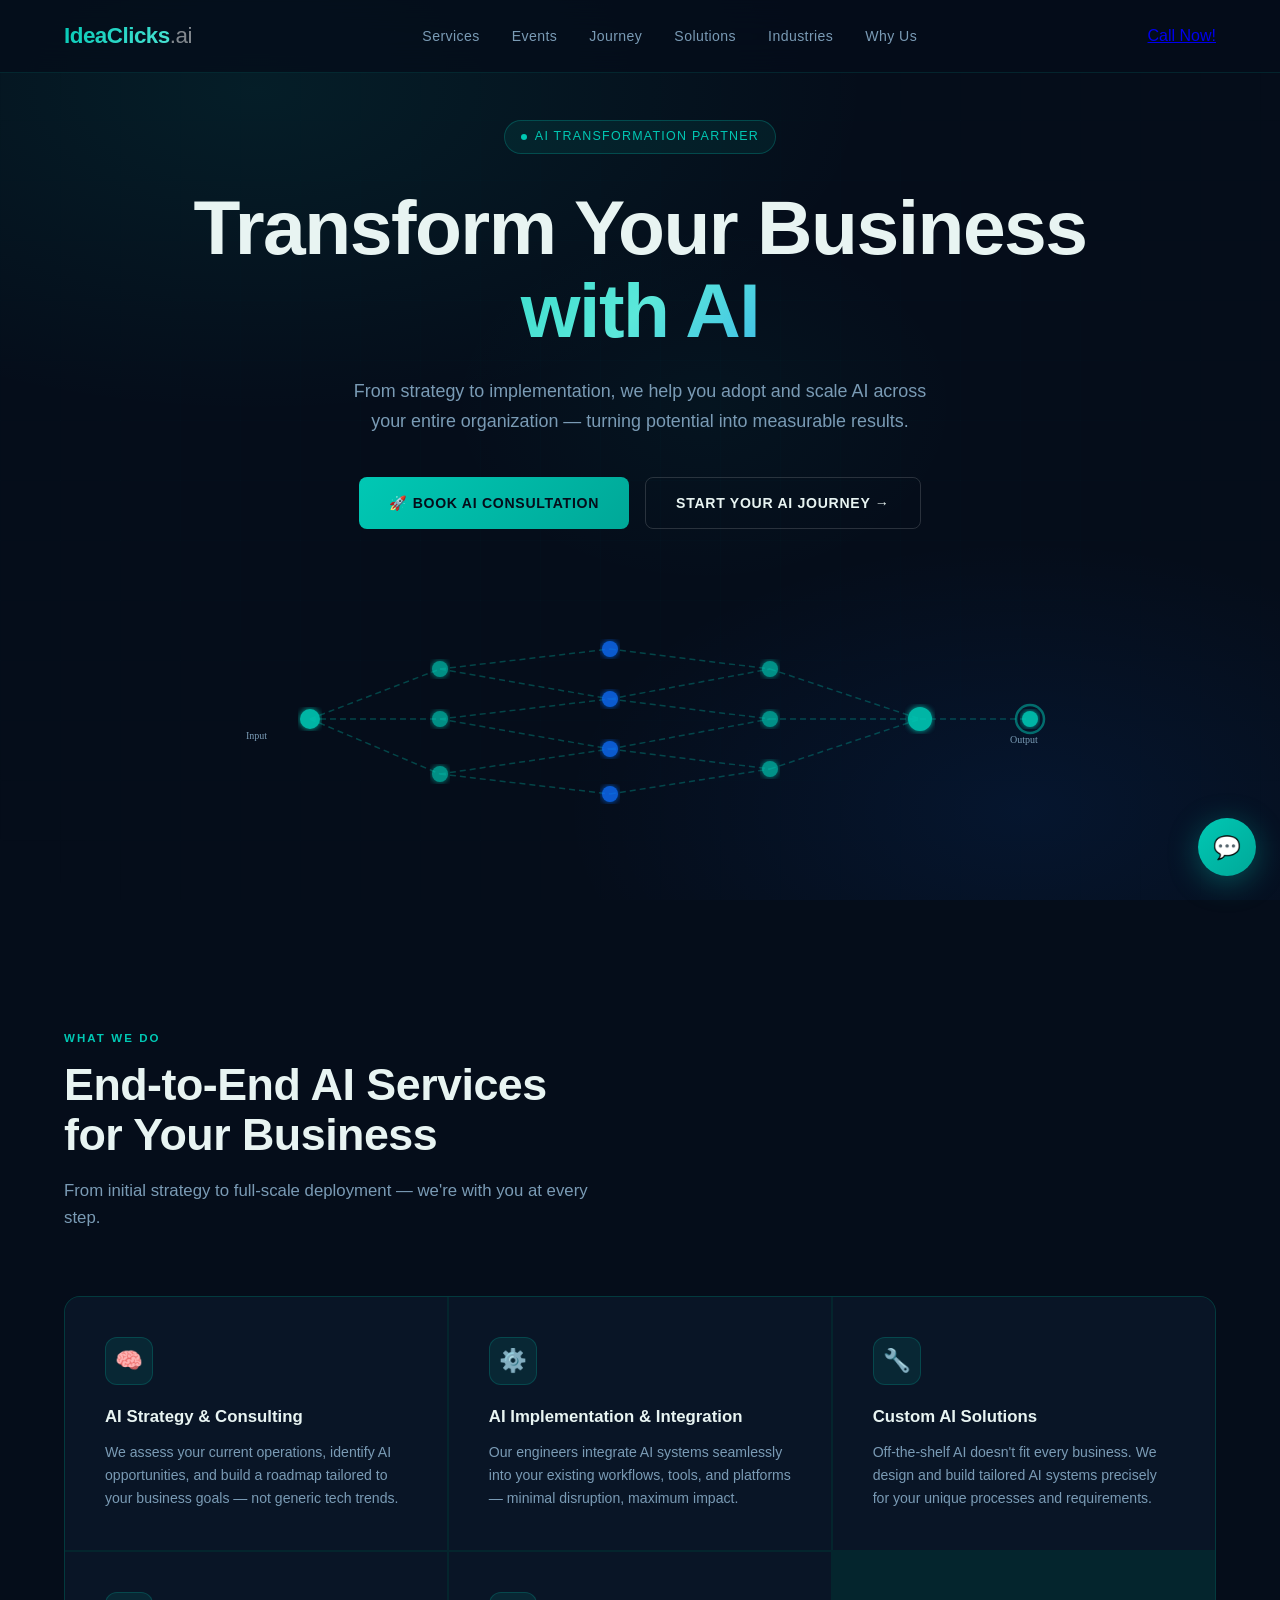
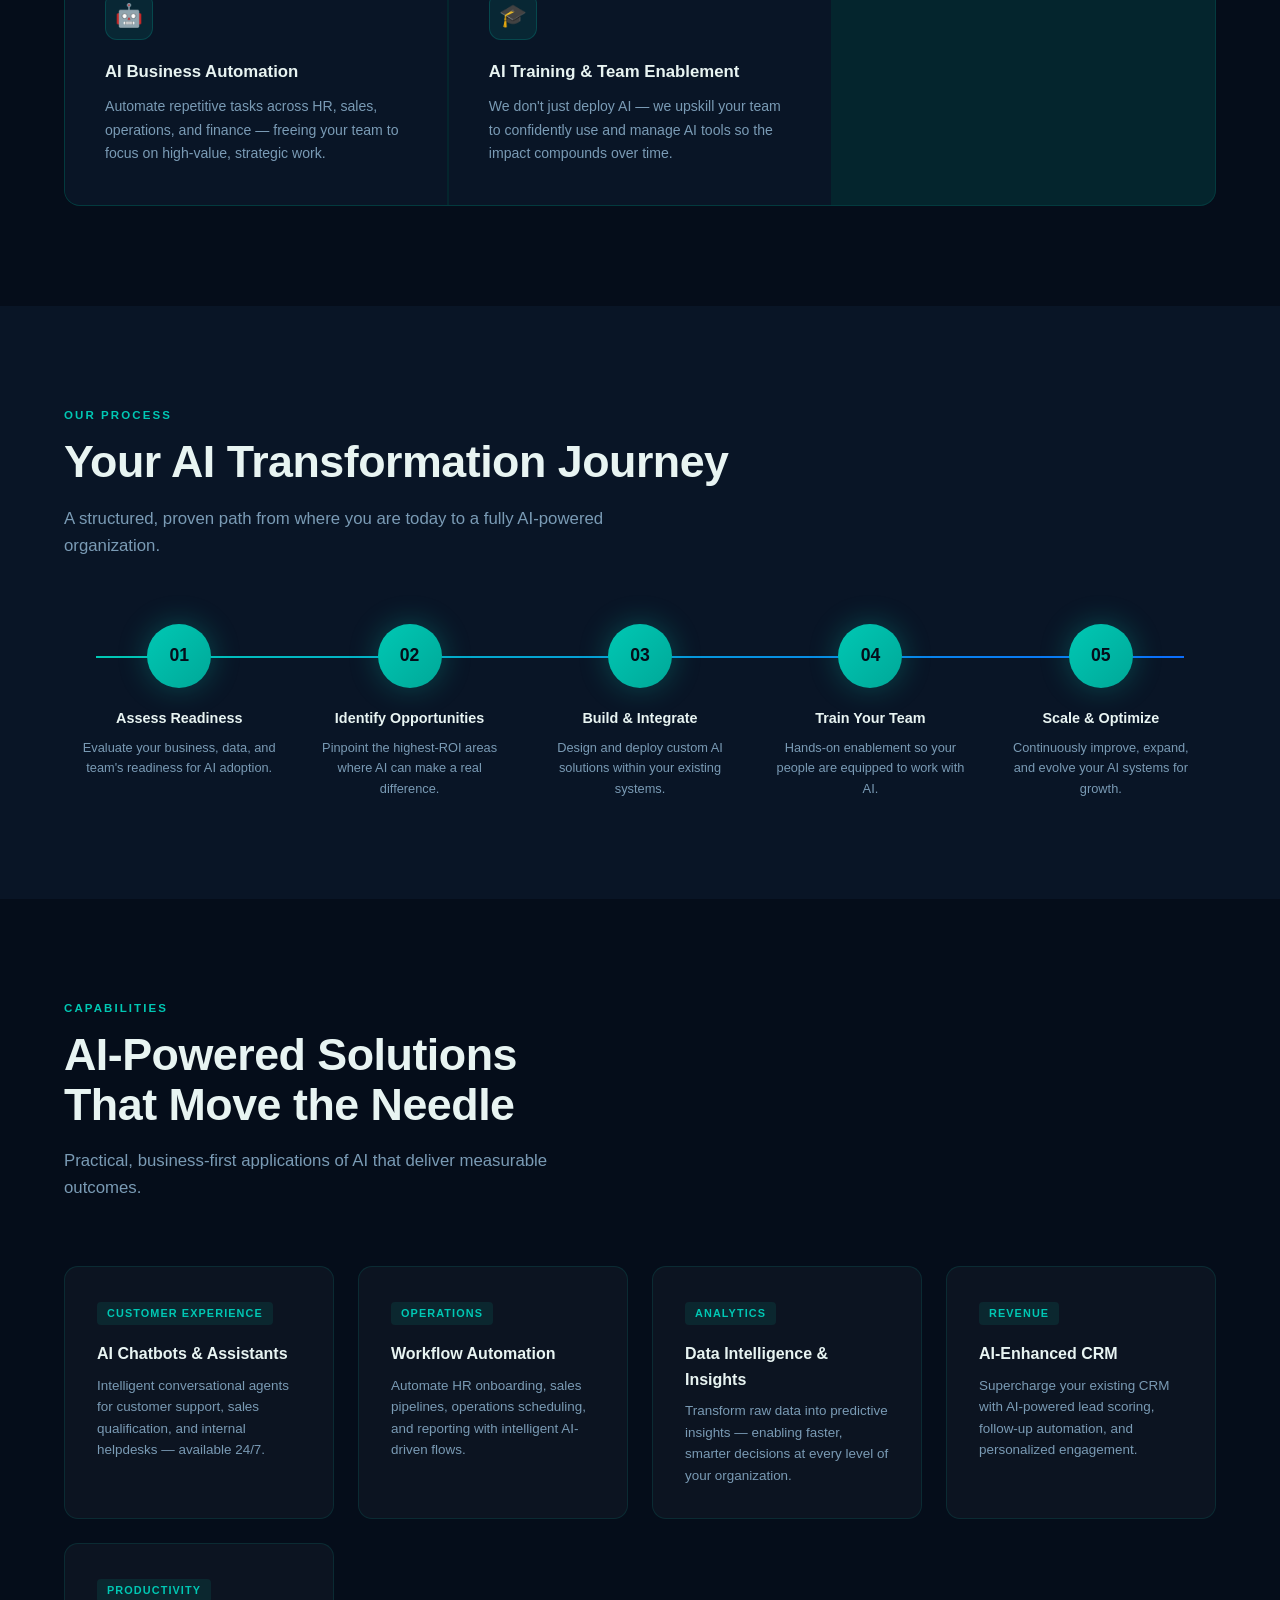
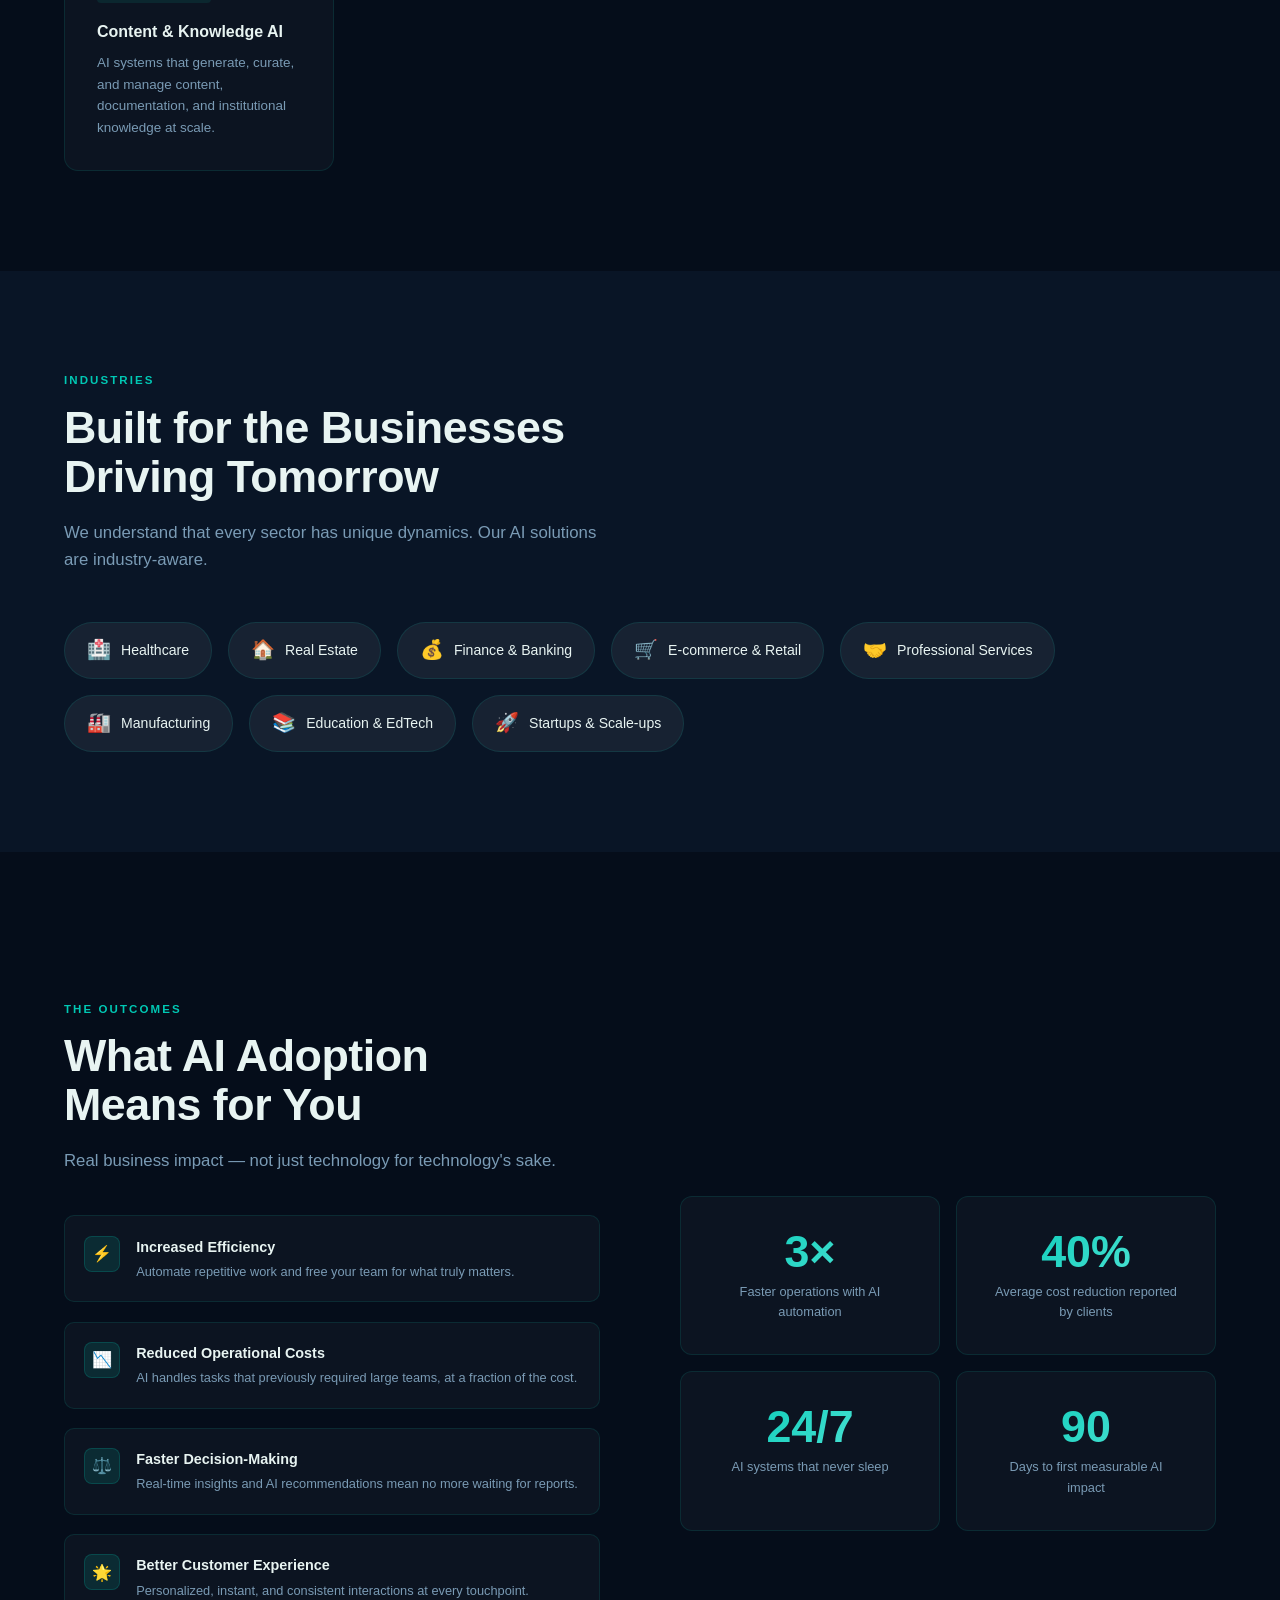
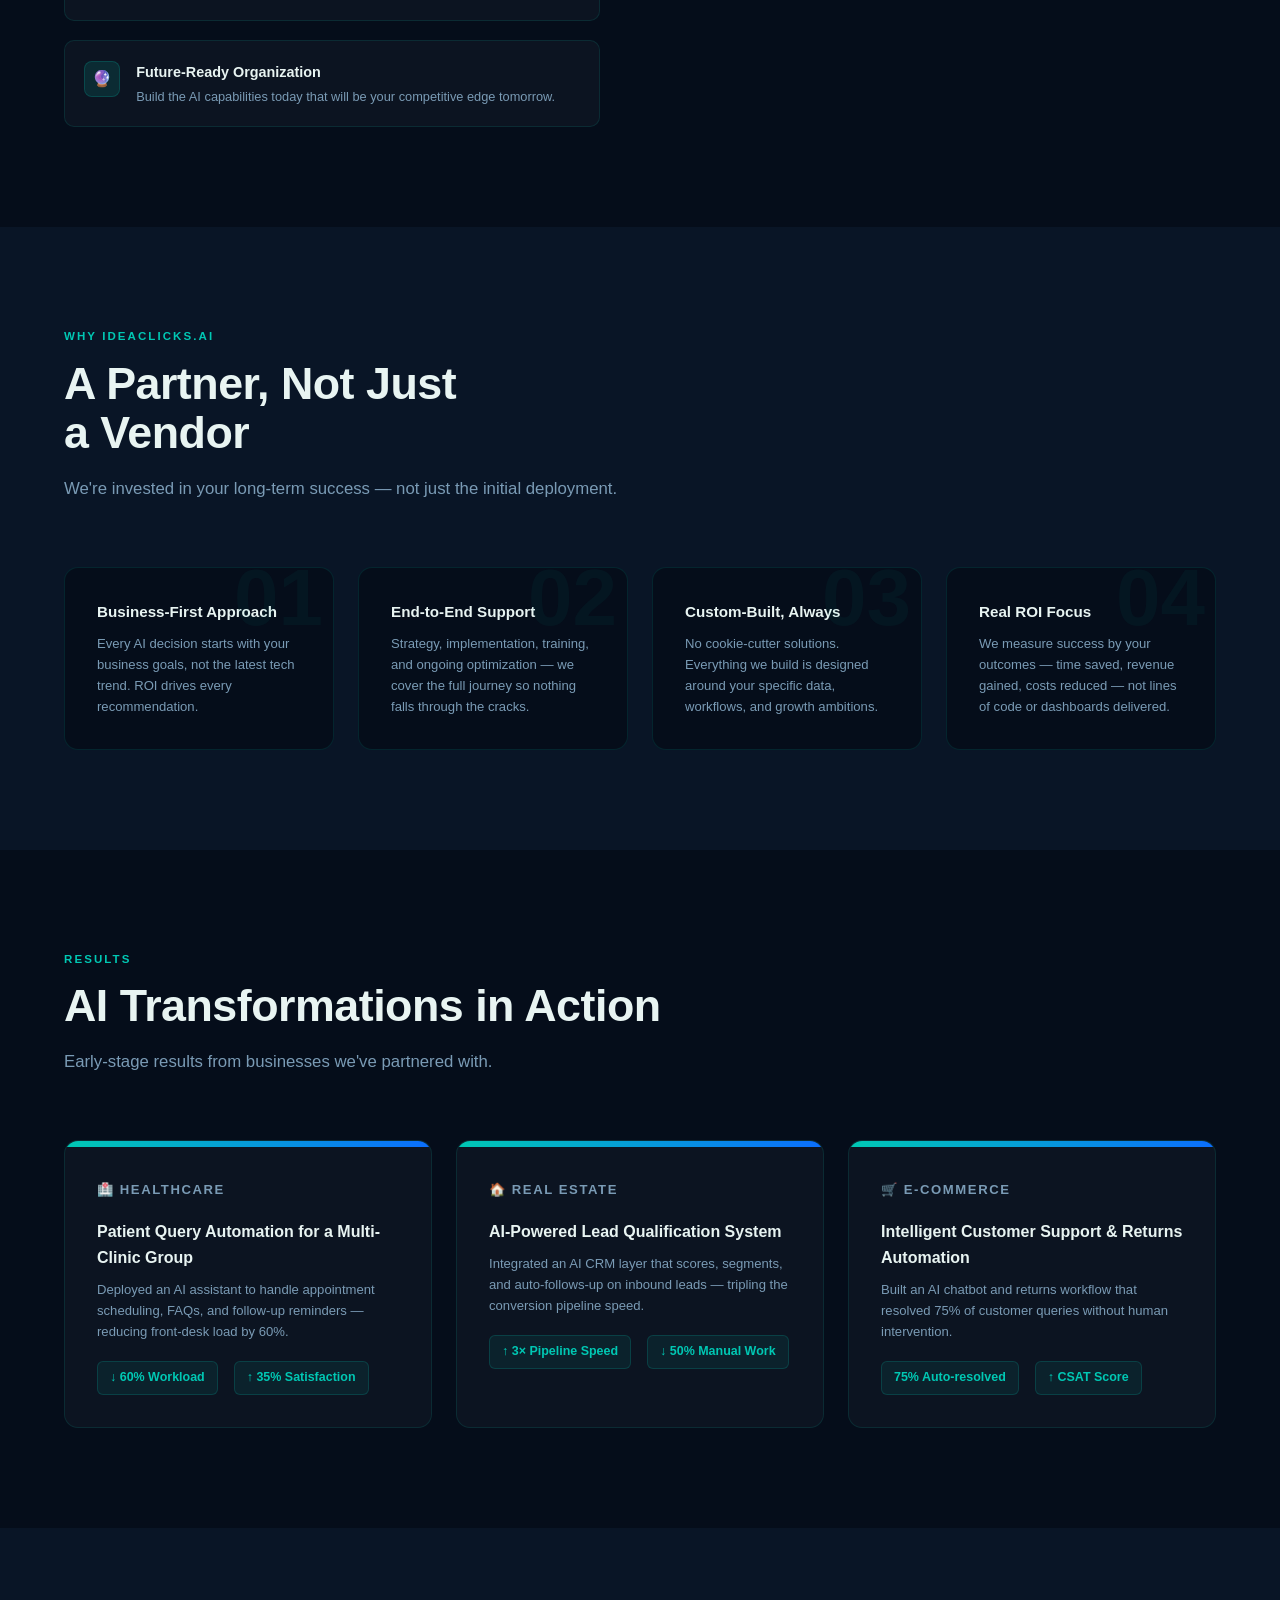
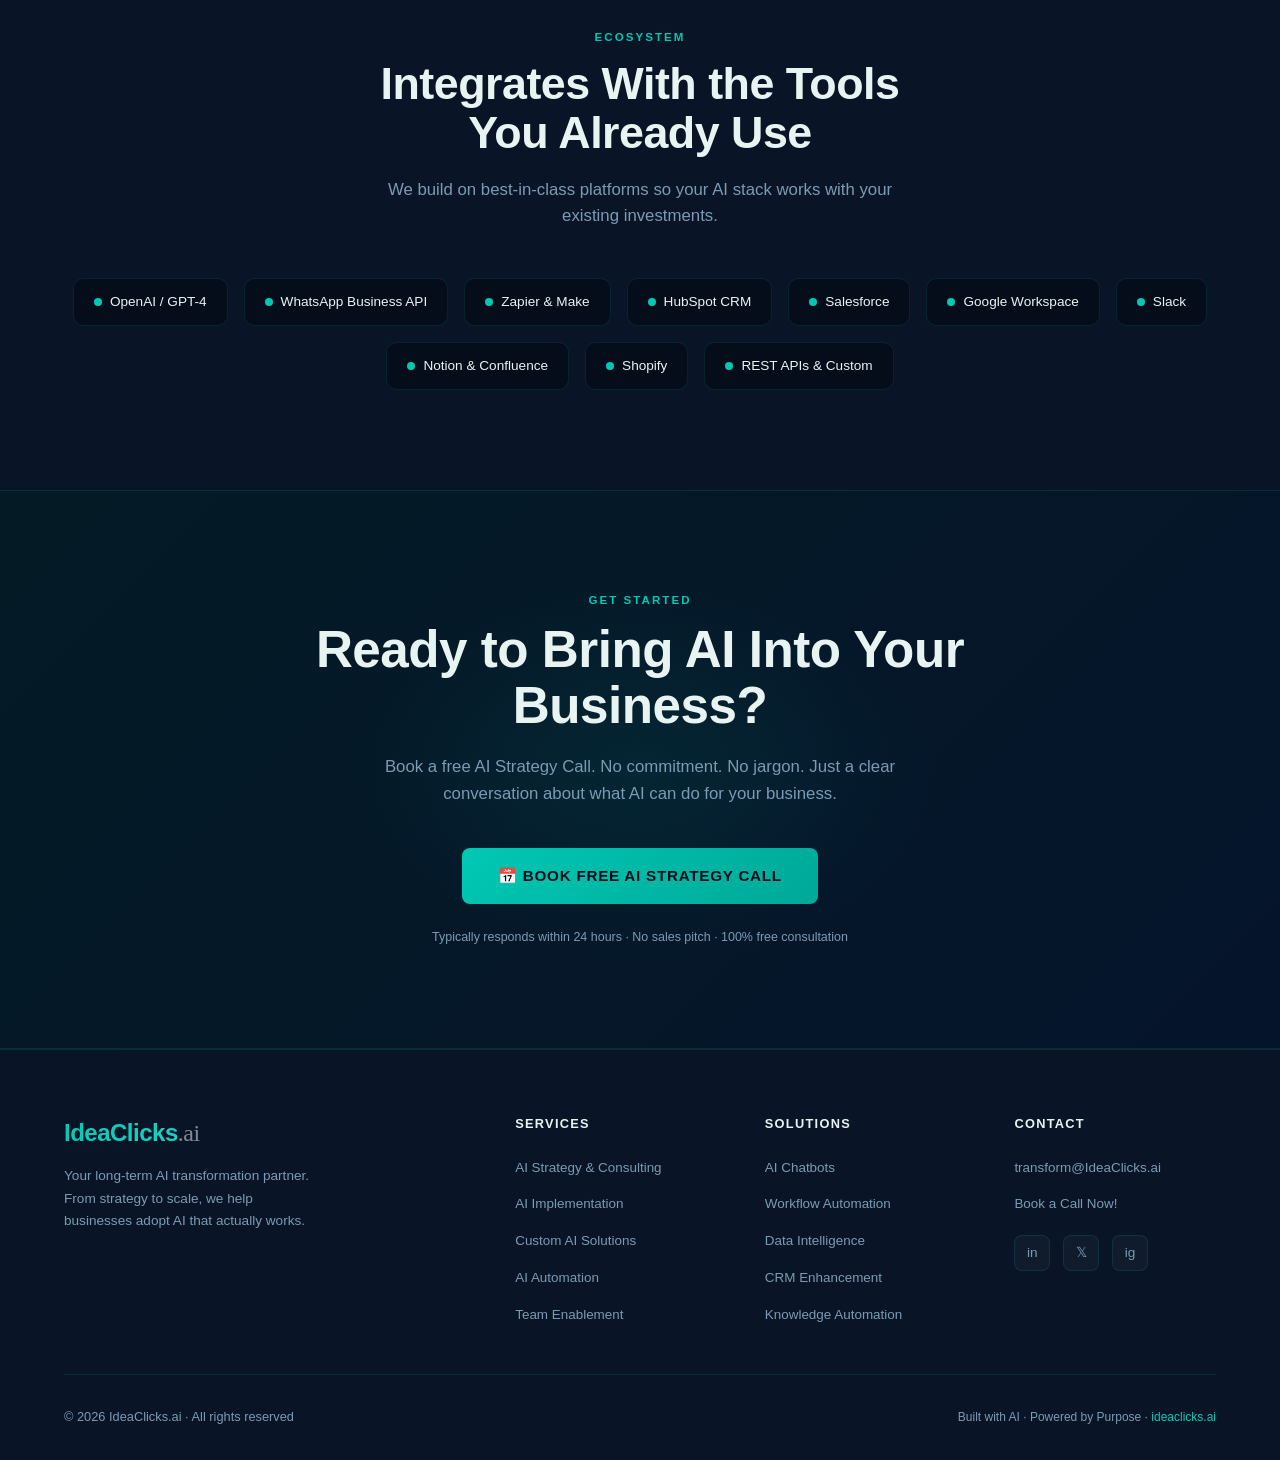
<file: index.html>
<!DOCTYPE html>
<html lang="en">
<head>
<meta charset="UTF-8" />

<!-- Basic SEO -->
<meta name="description" content="IdeaClicks.ai helps businesses adopt and implement AI solutions to automate processes, improve efficiency, and scale growth.">

<!-- Open Graph (for WhatsApp, LinkedIn, Facebook) -->
<meta property="og:title" content="IdeaClicks.ai — AI Transformation Partner">
<meta property="og:description" content="Helping businesses adopt AI, automate workflows, and scale with intelligent systems.">
<meta property="og:url" content="https://ideaclickspune.github.io/ideaclicksai/">
 
<meta name="viewport" content="width=device-width, initial-scale=1.0"/>
<title>IdeaClicks.ai — AI Transformation Partner</title>
<link rel="preconnect" href="https://fonts.googleapis.com">
<!-- <link href="https://fonts.googleapis.com/css2?family=Syne:wght@400;600;700;800&family=DM+Sans:wght@300;400;500&display=swap" rel="stylesheet"> -->
<style>
  :root {
    --teal: #00C8B4;
    --teal-dim: #00a898;
    --teal-glow: rgba(0,200,180,0.18);
    --blue: #0B6EFD;
    --blue-mid: #1a4a8a;
    --dark: #050d1a;
    --dark2: #091526;
    --dark3: #0d1f35;
    --surface: rgba(255,255,255,0.03);
    --surface2: rgba(255,255,255,0.06);
    --border: rgba(0,200,180,0.13);
    --text: #e8f4f2;
    --muted: #7a9bb5;
    --white: #ffffff;
  }

  *, *::before, *::after { box-sizing: border-box; margin: 0; padding: 0; }

  html { scroll-behavior: smooth; }

  body {
    font-family: 'DM Sans', sans-serif;
    background: var(--dark);
    color: var(--text);
    overflow-x: hidden;
    line-height: 1.6;
  }

  h1,h2,h3,h4 { font-family: 'Syne', sans-serif; }

  /* ─── ANIMATED MESH BACKGROUND ─── */
  .mesh-bg {
    position: fixed; inset: 0; z-index: 0; pointer-events: none;
    background:
      radial-gradient(ellipse 80% 60% at 20% 10%, rgba(0,200,180,0.09) 0%, transparent 60%),
      radial-gradient(ellipse 60% 50% at 80% 90%, rgba(11,110,253,0.09) 0%, transparent 60%),
      radial-gradient(ellipse 40% 40% at 55% 45%, rgba(0,200,180,0.04) 0%, transparent 50%),
      var(--dark);
  }

  /* ─── GRID PATTERN ─── */
  .grid-pattern {
    position: fixed; inset: 0; z-index: 0; pointer-events: none; opacity: 0.25;
    background-image:
      linear-gradient(rgba(0,200,180,0.08) 1px, transparent 1px),
      linear-gradient(90deg, rgba(0,200,180,0.08) 1px, transparent 1px);
    background-size: 60px 60px;
    mask-image: radial-gradient(ellipse 80% 80% at 50% 50%, black 0%, transparent 100%);
  }

  /* ─── NAV ─── */
  nav {
    position: fixed; top: 0; left: 0; right: 0; z-index: 100;
    padding: 18px 5%;
    display: flex; align-items: center; justify-content: space-between;
    background: rgba(5,13,26,0.75);
    backdrop-filter: blur(18px);
    border-bottom: 1px solid var(--border);
    transition: all 0.3s;
  }

  .nav-logo {
    font-family: 'Syne', sans-serif;
    font-size: 1.4rem; font-weight: 800;
    letter-spacing: -0.5px;
    background: linear-gradient(135deg, var(--teal), #5be8da);
    -webkit-background-clip: text; -webkit-text-fill-color: transparent;
  }

  .nav-logo span { color: var(--white); -webkit-text-fill-color: var(--white); opacity: 0.5; font-weight: 300; }

  .nav-links { display: flex; gap: 2rem; list-style: none; }
  .nav-links a {
    color: var(--muted); text-decoration: none; font-size: 0.88rem;
    font-weight: 500; letter-spacing: 0.03em;
    transition: color 0.2s;
  }
  .nav-links a:hover { color: var(--teal); }

  .nav- {
    background: linear-gradient(135deg, var(--teal), var(--teal-dim));
    color: var(--dark); font-family: 'Syne', sans-serif; font-weight: 700;
    font-size: 0.82rem; letter-spacing: 0.05em; text-transform: uppercase;
    border: none; padding: 10px 22px; border-radius: 6px;
    cursor: pointer; transition: all 0.25s;
    text-decoration: none;
  }
  .nav-:hover { transform: translateY(-1px); box-shadow: 0 6px 24px rgba(0,200,180,0.3); }

  /* ─── WRAPPER ─── */
  .section { position: relative; z-index: 1; padding: 100px 5%; }
  .container { max-width: 1200px; margin: 0 auto; }

  /* ─── HERO ─── */
  #hero {
    min-height: 100vh;
    display: flex; align-items: center; justify-content: center;
    text-align: center; padding-top: 120px; position: relative;
  }

  .hero-badge {
    display: inline-flex; align-items: center; gap: 8px;
    background: rgba(0,200,180,0.08); border: 1px solid rgba(0,200,180,0.25);
    padding: 6px 16px; border-radius: 30px; margin-bottom: 2rem;
    font-size: 0.78rem; font-weight: 500; letter-spacing: 0.1em;
    text-transform: uppercase; color: var(--teal);
    animation: fadeUp 0.7s ease both;
  }
  .hero-badge::before {
    content: ''; width: 6px; height: 6px; border-radius: 50%;
    background: var(--teal); animation: pulse 1.5s infinite;
  }

  @keyframes pulse {
    0%,100% { opacity: 1; transform: scale(1); }
    50% { opacity: 0.4; transform: scale(0.7); }
  }

  .hero-title {
    font-size: clamp(2.8rem, 6vw, 5.2rem);
    font-weight: 800; line-height: 1.08; letter-spacing: -1.5px;
    margin-bottom: 1.5rem;
    animation: fadeUp 0.7s 0.1s ease both;
  }

  .hero-title .accent {
    background: linear-gradient(135deg, var(--teal) 0%, #5be8da 50%, var(--blue) 100%);
    -webkit-background-clip: text; -webkit-text-fill-color: transparent;
    display: block;
  }

  .hero-sub {
    max-width: 580px; margin: 0 auto 2.5rem;
    font-size: 1.12rem; color: var(--muted); font-weight: 300; line-height: 1.7;
    animation: fadeUp 0.7s 0.2s ease both;
  }

  .hero-cta-row {
    display: flex; gap: 1rem; justify-content: center; flex-wrap: wrap;
    animation: fadeUp 0.7s 0.3s ease both;
  }

  .btn-primary {
    display: inline-flex; align-items: center; gap: 8px;
    background: linear-gradient(135deg, var(--teal), var(--teal-dim));
    color: var(--dark); font-family: 'Syne', sans-serif;
    font-weight: 700; font-size: 0.88rem; letter-spacing: 0.05em;
    text-transform: uppercase; padding: 14px 30px; border-radius: 8px;
    border: none; cursor: pointer; text-decoration: none;
    transition: all 0.25s;
  }
  .btn-primary:hover { transform: translateY(-2px); box-shadow: 0 10px 36px rgba(0,200,180,0.35); }

  .btn-ghost {
    display: inline-flex; align-items: center; gap: 8px;
    background: transparent; color: var(--text);
    font-family: 'Syne', sans-serif; font-weight: 600; font-size: 0.88rem;
    letter-spacing: 0.05em; text-transform: uppercase;
    padding: 14px 30px; border-radius: 8px;
    border: 1px solid rgba(255,255,255,0.15); cursor: pointer;
    text-decoration: none; transition: all 0.25s;
  }
  .btn-ghost:hover { border-color: var(--teal); color: var(--teal); transform: translateY(-2px); }

  /* Hero visual */
  .hero-visual {
    margin-top: 5rem;
    animation: fadeUp 0.8s 0.4s ease both;
    position: relative;
  }

  .node-canvas {
    width: 100%; max-width: 900px; margin: 0 auto;
    height: 220px; position: relative;
  }

  .node-canvas svg { width: 100%; height: 100%; }

  /* ─── SECTION HEADER ─── */
  .section-label {
    font-size: 0.72rem; font-weight: 600; letter-spacing: 0.18em;
    text-transform: uppercase; color: var(--teal); margin-bottom: 0.8rem;
  }

  .section-title {
    font-size: clamp(1.9rem, 3.5vw, 3rem);
    font-weight: 800; line-height: 1.1; letter-spacing: -0.5px;
    margin-bottom: 1.2rem;
  }

  .section-sub {
    font-size: 1.05rem; color: var(--muted); max-width: 560px; font-weight: 300;
  }

  /* ─── WHAT WE DO ─── */
  .services-grid {
    display: grid; grid-template-columns: repeat(auto-fit, minmax(300px, 1fr));
    gap: 1.5px; margin-top: 4rem;
    background: var(--border);
    border: 1px solid var(--border); border-radius: 16px; overflow: hidden;
  }

  .service-card {
    background: var(--dark2); padding: 2.5rem;
    transition: background 0.3s;
    position: relative; overflow: hidden;
  }
  .service-card::before {
    content: ''; position: absolute; top: 0; left: 0; right: 0;
    height: 2px; background: linear-gradient(90deg, transparent, var(--teal), transparent);
    opacity: 0; transition: opacity 0.3s;
  }
  .service-card:hover { background: var(--dark3); }
  .service-card:hover::before { opacity: 1; }

  .service-icon {
    width: 48px; height: 48px; border-radius: 12px;
    background: rgba(0,200,180,0.1); border: 1px solid rgba(0,200,180,0.2);
    display: flex; align-items: center; justify-content: center;
    font-size: 1.4rem; margin-bottom: 1.2rem;
  }

  .service-card h3 { font-size: 1.05rem; font-weight: 700; margin-bottom: 0.6rem; }
  .service-card p { font-size: 0.88rem; color: var(--muted); line-height: 1.65; }

  /* ─── JOURNEY ─── */
  #journey { background: var(--dark2); }

  .journey-steps {
    display: flex; gap: 0; margin-top: 4rem;
    position: relative; flex-wrap: wrap;
  }

  .journey-steps::before {
    content: ''; position: absolute;
    top: 32px; left: 32px; right: 32px; height: 2px;
    background: linear-gradient(90deg, var(--teal), var(--blue));
    z-index: 0;
  }

  .step {
    flex: 1; min-width: 180px; text-align: center;
    padding: 0 1rem; position: relative; z-index: 1;
  }

  .step-num {
    width: 64px; height: 64px; border-radius: 50%;
    background: linear-gradient(135deg, var(--teal), var(--teal-dim));
    color: var(--dark); font-family: 'Syne', sans-serif;
    font-weight: 800; font-size: 1.1rem;
    display: flex; align-items: center; justify-content: center;
    margin: 0 auto 1.2rem; box-shadow: 0 0 30px rgba(0,200,180,0.3);
  }

  .step h4 { font-size: 0.9rem; font-weight: 700; margin-bottom: 0.5rem; }
  .step p { font-size: 0.8rem; color: var(--muted); }

  /* ─── SOLUTIONS ─── */
  .solutions-grid {
    display: grid; grid-template-columns: repeat(auto-fit, minmax(250px, 1fr));
    gap: 1.5rem; margin-top: 4rem;
  }

  .solution-card {
    background: var(--surface); border: 1px solid var(--border);
    border-radius: 14px; padding: 2rem;
    transition: all 0.3s; position: relative; overflow: hidden;
  }

  .solution-card::after {
    content: ''; position: absolute;
    bottom: 0; left: 0; right: 0; height: 120px;
    background: linear-gradient(to top, var(--teal-glow), transparent);
    opacity: 0; transition: opacity 0.3s;
  }
  .solution-card:hover { border-color: rgba(0,200,180,0.3); transform: translateY(-4px); }
  .solution-card:hover::after { opacity: 1; }

  .solution-card .tag {
    display: inline-block; font-size: 0.68rem; font-weight: 600;
    letter-spacing: 0.1em; text-transform: uppercase; color: var(--teal);
    background: rgba(0,200,180,0.1); padding: 3px 10px; border-radius: 4px;
    margin-bottom: 1rem;
  }

  .solution-card h3 { font-size: 1rem; font-weight: 700; margin-bottom: 0.5rem; }
  .solution-card p { font-size: 0.84rem; color: var(--muted); line-height: 1.6; }

  /* ─── INDUSTRIES ─── */
  #industries { background: var(--dark2); }

  .industries-flex {
    display: flex; flex-wrap: wrap; gap: 1rem; margin-top: 3rem;
  }

  .industry-pill {
    display: flex; align-items: center; gap: 10px;
    background: var(--surface2); border: 1px solid var(--border);
    border-radius: 50px; padding: 12px 22px;
    font-size: 0.88rem; font-weight: 500;
    transition: all 0.25s; cursor: default;
  }
  .industry-pill:hover { border-color: var(--teal); background: rgba(0,200,180,0.08); color: var(--teal); }
  .industry-pill .emoji { font-size: 1.2rem; }

  /* ─── BENEFITS ─── */
  .benefits-split {
    display: grid; grid-template-columns: 1fr 1fr;
    gap: 5rem; align-items: center; margin-top: 3rem;
  }

  .benefit-list { list-style: none; display: flex; flex-direction: column; gap: 1.2rem; }
  .benefit-list li {
    display: flex; gap: 1rem; align-items: flex-;
    padding: 1.2rem; border-radius: 10px;
    background: var(--surface); border: 1px solid var(--border);
    transition: all 0.25s;
  }
  .benefit-list li:hover { border-color: rgba(0,200,180,0.3); background: var(--surface2); }

  .benefit-icon {
    width: 36px; height: 36px; flex-shrink: 0; border-radius: 8px;
    background: rgba(0,200,180,0.12); border: 1px solid rgba(0,200,180,0.2);
    display: flex; align-items: center; justify-content: center; font-size: 1rem;
  }

  .benefit-list li h4 { font-size: 0.9rem; font-weight: 700; margin-bottom: 0.2rem; }
  .benefit-list li p { font-size: 0.8rem; color: var(--muted); }

  .stat-grid {
    display: grid; grid-template-columns: 1fr 1fr; gap: 1rem;
  }

  .stat-card {
    background: var(--surface); border: 1px solid var(--border);
    border-radius: 12px; padding: 2rem; text-align: center;
  }
  .stat-card .num {
    font-family: 'Syne', sans-serif; font-size: 2.8rem; font-weight: 800;
    background: linear-gradient(135deg, var(--teal), #5be8da);
    -webkit-background-clip: text; -webkit-text-fill-color: transparent;
    line-height: 1;
  }
  .stat-card .label { font-size: 0.8rem; color: var(--muted); margin-top: 0.5rem; }

  /* ─── WHY US ─── */
  #why { background: var(--dark2); }

  .why-grid {
    display: grid; grid-template-columns: repeat(auto-fit, minmax(220px, 1fr));
    gap: 1.5rem; margin-top: 4rem;
  }

  .why-card {
    padding: 2rem; border-radius: 14px;
    background: var(--dark); border: 1px solid var(--border);
    position: relative; overflow: hidden; transition: all 0.3s;
  }
  .why-card:hover { transform: translateY(-4px); border-color: rgba(0,200,180,0.35); }

  .why-card .num-bg {
    position: absolute; top: -10px; right: 10px;
    font-family: 'Syne', sans-serif; font-size: 5rem; font-weight: 800;
    color: rgba(0,200,180,0.05); line-height: 1; pointer-events: none;
  }

  .why-card h3 { font-size: 0.95rem; font-weight: 700; margin-bottom: 0.5rem; }
  .why-card p { font-size: 0.82rem; color: var(--muted); line-height: 1.6; }

  /* ─── CASE STUDIES ─── */
  .case-grid {
    display: grid; grid-template-columns: repeat(auto-fit, minmax(300px, 1fr));
    gap: 1.5rem; margin-top: 4rem;
  }

  .case-card {
    background: var(--surface); border: 1px solid var(--border);
    border-radius: 14px; overflow: hidden; transition: all 0.3s;
  }
  .case-card:hover { transform: translateY(-4px); border-color: rgba(0,200,180,0.3); }

  .case-banner {
    height: 6px;
    background: linear-gradient(90deg, var(--teal), var(--blue));
  }

  .case-body { padding: 2rem; }
  .case-industry {
    font-size: 0.68rem; font-weight: 600; letter-spacing: 0.12em;
    text-transform: uppercase; color: var(--teal); margin-bottom: 0.8rem;
  }
  .case-body h3 { font-size: 1rem; font-weight: 700; margin-bottom: 0.5rem; }
  .case-body p { font-size: 0.82rem; color: var(--muted); margin-bottom: 1.2rem; }

  .case-result {
    display: flex; gap: 1rem;
  }
  .result-chip {
    background: rgba(0,200,180,0.08); border: 1px solid rgba(0,200,180,0.18);
    border-radius: 6px; padding: 6px 12px; font-size: 0.78rem;
    color: var(--teal); font-weight: 600;
  }

  /* ─── INTEGRATIONS ─── */
  #integrations { background: var(--dark2); }

  .integrations-row {
    display: flex; flex-wrap: wrap; gap: 1rem; margin-top: 3rem; justify-content: center;
  }

  .integration-badge {
    display: flex; align-items: center; gap: 8px;
    background: var(--dark); border: 1px solid var(--border);
    border-radius: 10px; padding: 12px 20px;
    font-size: 0.85rem; font-weight: 500; color: var(--text);
    transition: all 0.25s;
  }
  .integration-badge:hover { border-color: var(--teal); color: var(--teal); transform: translateY(-2px); }
  .integration-badge .dot { width: 8px; height: 8px; border-radius: 50%; background: var(--teal); }

  /* ─── CTA SECTION ─── */
  #cta {
    text-align: center;
    background: linear-gradient(135deg, rgba(0,200,180,0.08) 0%, rgba(11,110,253,0.08) 100%);
    border-top: 1px solid var(--border); border-bottom: 1px solid var(--border);
  }

  #cta .section-title { font-size: clamp(2rem, 4vw, 3.5rem); }

  .cta-glow {
    position: absolute; top: 50%; left: 50%; transform: translate(-50%,-50%);
    width: 600px; height: 400px;
    background: radial-gradient(ellipse, rgba(0,200,180,0.08), transparent 70%);
    pointer-events: none;
  }

  /* ─── FOOTER ─── */
  footer {
    background: var(--dark2); border-top: 1px solid var(--border);
    padding: 4rem 5% 2rem; position: relative; z-index: 1;
  }

  .footer-top {
    display: grid; grid-template-columns: 2fr 1fr 1fr 1fr;
    gap: 3rem; margin-bottom: 3rem;
  }

  .footer-brand p { font-size: 0.85rem; color: var(--muted); margin-top: 0.8rem; line-height: 1.65; max-width: 260px; }

  .footer-col h4 {
    font-family: 'Syne', sans-serif; font-size: 0.8rem; font-weight: 700;
    letter-spacing: 0.1em; text-transform: uppercase; color: var(--text);
    margin-bottom: 1.2rem;
  }
  .footer-col ul { list-style: none; display: flex; flex-direction: column; gap: 0.7rem; }
  .footer-col ul a { font-size: 0.84rem; color: var(--muted); text-decoration: none; transition: color 0.2s; }
  .footer-col ul a:hover { color: var(--teal); }

  .footer-bottom {
    border-top: 1px solid var(--border); padding-top: 2rem;
    display: flex; align-items: center; justify-content: space-between;
    flex-wrap: wrap; gap: 1rem;
  }

  .footer-bottom p { font-size: 0.8rem; color: var(--muted); }

  .social-links { display: flex; gap: 0.8rem; }
  .social-link {
    width: 36px; height: 36px; border-radius: 8px;
    background: var(--surface); border: 1px solid var(--border);
    display: flex; align-items: center; justify-content: center;
    font-size: 0.85rem; color: var(--muted); text-decoration: none;
    transition: all 0.2s;
  }
  .social-link:hover { border-color: var(--teal); color: var(--teal); background: rgba(0,200,180,0.08); }

  /* ─── CHATBOT DEMO ─── */
  .chatbot-demo {
    position: fixed; bottom: 24px; right: 24px; z-index: 200;
  }

  .chat-toggle {
    width: 58px; height: 58px; border-radius: 50%;
    background: linear-gradient(135deg, var(--teal), var(--teal-dim));
    border: none; cursor: pointer; font-size: 1.4rem;
    display: flex; align-items: center; justify-content: center;
    box-shadow: 0 6px 30px rgba(0,200,180,0.35);
    transition: all 0.3s;
  }
  .chat-toggle:hover { transform: scale(1.08); box-shadow: 0 10px 40px rgba(0,200,180,0.45); }

  .chat-window {
    position: absolute; bottom: 70px; right: 0;
    width: 320px; background: var(--dark3);
    border: 1px solid var(--border); border-radius: 16px;
    overflow: hidden; display: none; flex-direction: column;
    box-shadow: 0 20px 60px rgba(0,0,0,0.5);
  }
  .chat-window.open { display: flex; }

  .chat-header {
    background: linear-gradient(135deg, var(--teal), var(--teal-dim));
    padding: 16px 18px; display: flex; align-items: center; gap: 10px;
    color: var(--dark);
  }
  .chat-header .avatar {
    width: 32px; height: 32px; border-radius: 50%; background: rgba(5,13,26,0.3);
    display: flex; align-items: center; justify-content: center; font-size: 0.9rem;
  }
  .chat-header .info .name { font-family: 'Syne', sans-serif; font-size: 0.88rem; font-weight: 700; }
  .chat-header .info .status { font-size: 0.7rem; opacity: 0.7; }

  .chat-body { padding: 1.2rem; display: flex; flex-direction: column; gap: 0.8rem; min-height: 180px; }

  .chat-msg {
    background: var(--surface2); border-radius: 12px 12px 12px 2px;
    padding: 10px 14px; font-size: 0.82rem; max-width: 85%; line-height: 1.55;
    color: var(--text);
  }
  .chat-msg.user {
    background: rgba(0,200,180,0.15); border-radius: 12px 12px 2px 12px;
    align-self: flex-end; color: var(--teal);
  }

  .chat-input-row {
    display: flex; gap: 0.5rem; padding: 12px;
    border-top: 1px solid var(--border);
  }
  .chat-input {
    flex: 1; background: var(--surface); border: 1px solid var(--border);
    border-radius: 8px; padding: 8px 12px; font-size: 0.8rem; color: var(--text);
    outline: none; font-family: 'DM Sans', sans-serif;
  }
  .chat-input::placeholder { color: var(--muted); }
  .chat-send {
    background: var(--teal); border: none; border-radius: 8px;
    width: 36px; height: 36px; cursor: pointer; font-size: 1rem;
    display: flex; align-items: center; justify-content: center; color: var(--dark);
  }

  /* ─── ANIMATIONS ─── */
  @keyframes fadeUp {
    from { opacity: 0; transform: translateY(24px); }
    to { opacity: 1; transform: translateY(0); }
  }

  .reveal {
    opacity: 0; transform: translateY(30px);
    transition: all 0.7s cubic-bezier(0.16, 1, 0.3, 1);
  }
  .reveal.visible { opacity: 1; transform: translateY(0); }

  /* Animated nodes */
  @keyframes floatNode {
    0%,100% { transform: translateY(0); }
    50% { transform: translateY(-8px); }
  }
  @keyframes pulseCircle {
    0%,100% { opacity: 0.4; r: 6; }
    50% { opacity: 1; r: 8; }
  }
  @keyframes dash {
    to { stroke-dashoffset: -40; }
  }

  .node-line { animation: dash 2s linear infinite; }

  /* ─── RESPONSIVE ─── */
  @media(max-width: 900px) {
    .journey-steps::before { display: none; }
    .benefits-split { grid-template-columns: 1fr; }
    .footer-top { grid-template-columns: 1fr 1fr; }
    .nav-links { display: none; }
  }

  @media(max-width: 600px) {
    .footer-top { grid-template-columns: 1fr; }
    .stat-grid { grid-template-columns: 1fr 1fr; }
    .hero-title { font-size: 2.4rem; }
  }
</style>
</head>
<body>

<div class="mesh-bg"></div>
<div class="grid-pattern"></div>

<!-- ─── NAV ─── -->
<nav>
  <div class="nav-logo">IdeaClicks<span>.ai</span></div>
  <ul class="nav-links">
    <li><a href="#services">Services</a></li>
    <li><a href="TAAC/05sept2026/index.html">Events</a></li>
    <li><a href="#journey">Journey</a></li>
    <li><a href="#solutions">Solutions</a></li>
    <li><a href="#industries">Industries</a></li>
    <li><a href="#why">Why Us</a></li>
  </ul>
  <a href="tel:+917559318718" class="nav-cta">Call Now!</a>
</nav>

<!-- ─── HERO ─── -->
<section id="hero" class="section">
  <div class="container">
    <div class="hero-badge">AI Transformation Partner </div>
    <h1 class="hero-title">
      Transform Your Business
      <span class="accent">with AI</span>
    </h1>
    <p class="hero-sub">From strategy to implementation, we help you adopt and scale AI across your entire organization — turning potential into measurable results.</p>
    <div class="hero-cta-row">
      <a href="tel:+917559318718" class="btn-primary">
        🚀 Book AI Consultation
      </a>
      <a href="tel:+917559318718" class="btn-ghost">
        Start Your AI Journey →
      </a>
    </div>

    <!-- Neural Network SVG Visual -->
    <div class="hero-visual">
      <div class="node-canvas">
        <svg viewBox="0 0 900 220" xmlns="http://www.w3.org/2000/svg" fill="none">
          <defs>
            <filter id="glow">
              <feGaussianBlur stdDeviation="3" result="coloredBlur"/>
              <feMerge><feMergeNode in="coloredBlur"/><feMergeNode in="SourceGraphic"/></feMerge>
            </filter>
          </defs>

          <!-- Lines -->
          <g stroke="#00C8B4" stroke-width="1.5" opacity="0.3" stroke-dasharray="6 4">
            <line x1="120" y1="110" x2="250" y2="60" class="node-line"/>
            <line x1="120" y1="110" x2="250" y2="110" class="node-line" style="animation-delay:-0.5s"/>
            <line x1="120" y1="110" x2="250" y2="165" class="node-line" style="animation-delay:-1s"/>
            <line x1="250" y1="60" x2="420" y2="40" class="node-line" style="animation-delay:-0.3s"/>
            <line x1="250" y1="60" x2="420" y2="90" class="node-line" style="animation-delay:-0.8s"/>
            <line x1="250" y1="110" x2="420" y2="90" class="node-line" style="animation-delay:-1.2s"/>
            <line x1="250" y1="110" x2="420" y2="140" class="node-line" style="animation-delay:-0.2s"/>
            <line x1="250" y1="165" x2="420" y2="140" class="node-line" style="animation-delay:-0.7s"/>
            <line x1="250" y1="165" x2="420" y2="185" class="node-line" style="animation-delay:-1.5s"/>
            <line x1="420" y1="40" x2="580" y2="60" class="node-line" style="animation-delay:-0.4s"/>
            <line x1="420" y1="90" x2="580" y2="60" class="node-line" style="animation-delay:-0.9s"/>
            <line x1="420" y1="90" x2="580" y2="110" class="node-line" style="animation-delay:-0.1s"/>
            <line x1="420" y1="140" x2="580" y2="110" class="node-line" style="animation-delay:-1.3s"/>
            <line x1="420" y1="140" x2="580" y2="160" class="node-line" style="animation-delay:-0.6s"/>
            <line x1="420" y1="185" x2="580" y2="160" class="node-line" style="animation-delay:-1.1s"/>
            <line x1="580" y1="60" x2="730" y2="110" class="node-line" style="animation-delay:-0.4s"/>
            <line x1="580" y1="110" x2="730" y2="110" class="node-line" style="animation-delay:-0.9s"/>
            <line x1="580" y1="160" x2="730" y2="110" class="node-line" style="animation-delay:-1.4s"/>
            <line x1="730" y1="110" x2="840" y2="110" class="node-line" style="animation-delay:-0.3s"/>
          </g>

          <!-- Layer 1 -->
          <circle cx="120" cy="110" r="10" fill="#00C8B4" opacity="0.9" filter="url(#glow)"/>

          <!-- Layer 2 -->
          <circle cx="250" cy="60" r="8" fill="#00C8B4" opacity="0.7" filter="url(#glow)"/>
          <circle cx="250" cy="110" r="8" fill="#00C8B4" opacity="0.7" filter="url(#glow)"/>
          <circle cx="250" cy="165" r="8" fill="#00C8B4" opacity="0.7" filter="url(#glow)"/>

          <!-- Layer 3 -->
          <circle cx="420" cy="40" r="8" fill="#0B6EFD" opacity="0.8" filter="url(#glow)"/>
          <circle cx="420" cy="90" r="8" fill="#0B6EFD" opacity="0.8" filter="url(#glow)"/>
          <circle cx="420" cy="140" r="8" fill="#0B6EFD" opacity="0.8" filter="url(#glow)"/>
          <circle cx="420" cy="185" r="8" fill="#0B6EFD" opacity="0.8" filter="url(#glow)"/>

          <!-- Layer 4 -->
          <circle cx="580" cy="60" r="8" fill="#00C8B4" opacity="0.7" filter="url(#glow)"/>
          <circle cx="580" cy="110" r="8" fill="#00C8B4" opacity="0.7" filter="url(#glow)"/>
          <circle cx="580" cy="160" r="8" fill="#00C8B4" opacity="0.7" filter="url(#glow)"/>

          <!-- Layer 5 -->
          <circle cx="730" cy="110" r="12" fill="#00C8B4" opacity="0.9" filter="url(#glow)"/>

          <!-- Output -->
          <circle cx="840" cy="110" r="14" fill="none" stroke="#00C8B4" stroke-width="2.5" opacity="0.5"/>
          <circle cx="840" cy="110" r="8" fill="#00C8B4" opacity="0.9" filter="url(#glow)"/>

          <!-- Labels -->
          <text x="56" y="130" fill="#7a9bb5" font-size="10" font-family="DM Sans">Input</text>
          <text x="820" y="134" fill="#7a9bb5" font-size="10" font-family="DM Sans">Output</text>
        </svg>
      </div>
    </div>
  </div>
</section>

<!-- ─── WHAT WE DO ─── -->
<section id="services" class="section">
  <div class="container">
    <p class="section-label reveal">What We Do</p>
    <h2 class="section-title reveal">End-to-End AI Services<br>for Your Business</h2>
    <p class="section-sub reveal">From initial strategy to full-scale deployment — we're with you at every step.</p>

    <div class="services-grid reveal">
      <div class="service-card">
        <div class="service-icon">🧠</div>
        <h3>AI Strategy & Consulting</h3>
        <p>We assess your current operations, identify AI opportunities, and build a roadmap tailored to your business goals — not generic tech trends.</p>
      </div>
      <div class="service-card">
        <div class="service-icon">⚙️</div>
        <h3>AI Implementation & Integration</h3>
        <p>Our engineers integrate AI systems seamlessly into your existing workflows, tools, and platforms — minimal disruption, maximum impact.</p>
      </div>
      <div class="service-card">
        <div class="service-icon">🔧</div>
        <h3>Custom AI Solutions</h3>
        <p>Off-the-shelf AI doesn't fit every business. We design and build tailored AI systems precisely for your unique processes and requirements.</p>
      </div>
      <div class="service-card">
        <div class="service-icon">🤖</div>
        <h3>AI Business Automation</h3>
        <p>Automate repetitive tasks across HR, sales, operations, and finance — freeing your team to focus on high-value, strategic work.</p>
      </div>
      <div class="service-card">
        <div class="service-icon">🎓</div>
        <h3>AI Training & Team Enablement</h3>
        <p>We don't just deploy AI — we upskill your team to confidently use and manage AI tools so the impact compounds over time.</p>
      </div>
    </div>
  </div>
</section>

<!-- ─── AI TRANSFORMATION JOURNEY ─── -->
<section id="journey" class="section">
  <div class="container">
    <p class="section-label reveal">Our Process</p>
    <h2 class="section-title reveal">Your AI Transformation Journey</h2>
    <p class="section-sub reveal">A structured, proven path from where you are today to a fully AI-powered organization.</p>

    <div class="journey-steps reveal">
      <div class="step">
        <div class="step-num">01</div>
        <h4>Assess Readiness</h4>
        <p>Evaluate your business, data, and team's readiness for AI adoption.</p>
      </div>
      <div class="step">
        <div class="step-num">02</div>
        <h4>Identify Opportunities</h4>
        <p>Pinpoint the highest-ROI areas where AI can make a real difference.</p>
      </div>
      <div class="step">
        <div class="step-num">03</div>
        <h4>Build & Integrate</h4>
        <p>Design and deploy custom AI solutions within your existing systems.</p>
      </div>
      <div class="step">
        <div class="step-num">04</div>
        <h4>Train Your Team</h4>
        <p>Hands-on enablement so your people are equipped to work with AI.</p>
      </div>
      <div class="step">
        <div class="step-num">05</div>
        <h4>Scale & Optimize</h4>
        <p>Continuously improve, expand, and evolve your AI systems for growth.</p>
      </div>
    </div>
  </div>
</section>

<!-- ─── SOLUTIONS ─── -->
<section id="solutions" class="section">
  <div class="container">
    <p class="section-label reveal">Capabilities</p>
    <h2 class="section-title reveal">AI-Powered Solutions<br>That Move the Needle</h2>
    <p class="section-sub reveal">Practical, business-first applications of AI that deliver measurable outcomes.</p>

    <div class="solutions-grid reveal">
      <div class="solution-card">
        <span class="tag">Customer Experience</span>
        <h3>AI Chatbots & Assistants</h3>
        <p>Intelligent conversational agents for customer support, sales qualification, and internal helpdesks — available 24/7.</p>
      </div>
      <div class="solution-card">
        <span class="tag">Operations</span>
        <h3>Workflow Automation</h3>
        <p>Automate HR onboarding, sales pipelines, operations scheduling, and reporting with intelligent AI-driven flows.</p>
      </div>
      <div class="solution-card">
        <span class="tag">Analytics</span>
        <h3>Data Intelligence & Insights</h3>
        <p>Transform raw data into predictive insights — enabling faster, smarter decisions at every level of your organization.</p>
      </div>
      <div class="solution-card">
        <span class="tag">Revenue</span>
        <h3>AI-Enhanced CRM</h3>
        <p>Supercharge your existing CRM with AI-powered lead scoring, follow-up automation, and personalized engagement.</p>
      </div>
      <div class="solution-card">
        <span class="tag">Productivity</span>
        <h3>Content & Knowledge AI</h3>
        <p>AI systems that generate, curate, and manage content, documentation, and institutional knowledge at scale.</p>
      </div>
    </div>
  </div>
</section>

<!-- ─── INDUSTRIES ─── -->
<section id="industries" class="section">
  <div class="container">
    <p class="section-label reveal">Industries</p>
    <h2 class="section-title reveal">Built for the Businesses<br>Driving Tomorrow</h2>
    <p class="section-sub reveal">We understand that every sector has unique dynamics. Our AI solutions are industry-aware.</p>

    <div class="industries-flex reveal">
      <div class="industry-pill"><span class="emoji">🏥</span> Healthcare</div>
      <div class="industry-pill"><span class="emoji">🏠</span> Real Estate</div>
      <div class="industry-pill"><span class="emoji">💰</span> Finance & Banking</div>
      <div class="industry-pill"><span class="emoji">🛒</span> E-commerce & Retail</div>
      <div class="industry-pill"><span class="emoji">🤝</span> Professional Services</div>
      <div class="industry-pill"><span class="emoji">🏭</span> Manufacturing</div>
      <div class="industry-pill"><span class="emoji">📚</span> Education & EdTech</div>
      <div class="industry-pill"><span class="emoji">🚀</span> Startups & Scale-ups</div>
    </div>
  </div>
</section>

<!-- ─── BENEFITS ─── -->
<section id="benefits" class="section">
  <div class="container">
    <div class="benefits-split">
      <div>
        <p class="section-label reveal">The Outcomes</p>
        <h2 class="section-title reveal">What AI Adoption<br>Means for You</h2>
        <p class="section-sub reveal" style="margin-bottom:2.5rem">Real business impact — not just technology for technology's sake.</p>

        <ul class="benefit-list reveal">
          <li>
            <div class="benefit-icon">⚡</div>
            <div>
              <h4>Increased Efficiency</h4>
              <p>Automate repetitive work and free your team for what truly matters.</p>
            </div>
          </li>
          <li>
            <div class="benefit-icon">📉</div>
            <div>
              <h4>Reduced Operational Costs</h4>
              <p>AI handles tasks that previously required large teams, at a fraction of the cost.</p>
            </div>
          </li>
          <li>
            <div class="benefit-icon">⚖️</div>
            <div>
              <h4>Faster Decision-Making</h4>
              <p>Real-time insights and AI recommendations mean no more waiting for reports.</p>
            </div>
          </li>
          <li>
            <div class="benefit-icon">🌟</div>
            <div>
              <h4>Better Customer Experience</h4>
              <p>Personalized, instant, and consistent interactions at every touchpoint.</p>
            </div>
          </li>
          <li>
            <div class="benefit-icon">🔮</div>
            <div>
              <h4>Future-Ready Organization</h4>
              <p>Build the AI capabilities today that will be your competitive edge tomorrow.</p>
            </div>
          </li>
        </ul>
      </div>
      <div class="reveal">
        <div class="stat-grid">
          <div class="stat-card">
            <div class="num">3×</div>
            <div class="label">Faster operations with AI automation</div>
          </div>
          <div class="stat-card">
            <div class="num">40%</div>
            <div class="label">Average cost reduction reported by clients</div>
          </div>
          <div class="stat-card">
            <div class="num">24/7</div>
            <div class="label">AI systems that never sleep</div>
          </div>
          <div class="stat-card">
            <div class="num">90</div>
            <div class="label">Days to first measurable AI impact</div>
          </div>
        </div>
      </div>
    </div>
  </div>
</section>

<!-- ─── WHY US ─── -->
<section id="why" class="section">
  <div class="container">
    <p class="section-label reveal">Why IdeaClicks.ai</p>
    <h2 class="section-title reveal">A Partner, Not Just<br>a Vendor</h2>
    <p class="section-sub reveal">We're invested in your long-term success — not just the initial deployment.</p>

    <div class="why-grid reveal">
      <div class="why-card">
        <span class="num-bg">01</span>
        <h3>Business-First Approach</h3>
        <p>Every AI decision starts with your business goals, not the latest tech trend. ROI drives every recommendation.</p>
      </div>
      <div class="why-card">
        <span class="num-bg">02</span>
        <h3>End-to-End Support</h3>
        <p>Strategy, implementation, training, and ongoing optimization — we cover the full journey so nothing falls through the cracks.</p>
      </div>
      <div class="why-card">
        <span class="num-bg">03</span>
        <h3>Custom-Built, Always</h3>
        <p>No cookie-cutter solutions. Everything we build is designed around your specific data, workflows, and growth ambitions.</p>
      </div>
      <div class="why-card">
        <span class="num-bg">04</span>
        <h3>Real ROI Focus</h3>
        <p>We measure success by your outcomes — time saved, revenue gained, costs reduced — not lines of code or dashboards delivered.</p>
      </div>
    </div>
  </div>
</section>

<!-- ─── CASE STUDIES ─── -->
<section id="results" class="section">
  <div class="container">
    <p class="section-label reveal">Results</p>
    <h2 class="section-title reveal">AI Transformations in Action</h2>
    <p class="section-sub reveal">Early-stage results from businesses we've partnered with.</p>

    <div class="case-grid reveal">
      <div class="case-card">
        <div class="case-banner"></div>
        <div class="case-body">
          <p class="case-industry">🏥 Healthcare</p>
          <h3>Patient Query Automation for a Multi-Clinic Group</h3>
          <p>Deployed an AI assistant to handle appointment scheduling, FAQs, and follow-up reminders — reducing front-desk load by 60%.</p>
          <div class="case-result">
            <span class="result-chip">↓ 60% Workload</span>
            <span class="result-chip">↑ 35% Satisfaction</span>
          </div>
        </div>
      </div>
      <div class="case-card">
        <div class="case-banner"></div>
        <div class="case-body">
          <p class="case-industry">🏠 Real Estate</p>
          <h3>AI-Powered Lead Qualification System</h3>
          <p>Integrated an AI CRM layer that scores, segments, and auto-follows-up on inbound leads — tripling the conversion pipeline speed.</p>
          <div class="case-result">
            <span class="result-chip">↑ 3× Pipeline Speed</span>
            <span class="result-chip">↓ 50% Manual Work</span>
          </div>
        </div>
      </div>
      <div class="case-card">
        <div class="case-banner"></div>
        <div class="case-body">
          <p class="case-industry">🛒 E-commerce</p>
          <h3>Intelligent Customer Support & Returns Automation</h3>
          <p>Built an AI chatbot and returns workflow that resolved 75% of customer queries without human intervention.</p>
          <div class="case-result">
            <span class="result-chip">75% Auto-resolved</span>
            <span class="result-chip">↑ CSAT Score</span>
          </div>
        </div>
      </div>
    </div>
  </div>
</section>

<!-- ─── INTEGRATIONS ─── -->
<section id="integrations" class="section">
  <div class="container" style="text-align:center">
    <p class="section-label reveal">Ecosystem</p>
    <h2 class="section-title reveal">Integrates With the Tools<br>You Already Use</h2>
    <p class="section-sub reveal" style="margin: 0 auto">We build on best-in-class platforms so your AI stack works with your existing investments.</p>

    <div class="integrations-row reveal">
      <div class="integration-badge"><span class="dot"></span> OpenAI / GPT-4</div>
      <div class="integration-badge"><span class="dot"></span> WhatsApp Business API</div>
      <div class="integration-badge"><span class="dot"></span> Zapier & Make</div>
      <div class="integration-badge"><span class="dot"></span> HubSpot CRM</div>
      <div class="integration-badge"><span class="dot"></span> Salesforce</div>
      <div class="integration-badge"><span class="dot"></span> Google Workspace</div>
      <div class="integration-badge"><span class="dot"></span> Slack</div>
      <div class="integration-badge"><span class="dot"></span> Notion & Confluence</div>
      <div class="integration-badge"><span class="dot"></span> Shopify</div>
      <div class="integration-badge"><span class="dot"></span> REST APIs & Custom</div>
    </div>
  </div>
</section>

<!-- ─── CTA ─── -->
<section id="cta" class="section" style="position:relative">
  <div class="cta-glow"></div>
  <div class="container" style="text-align:center; position:relative">
    <p class="section-label reveal">Get Started</p>
    <h2 class="section-title reveal" style="max-width:680px; margin: 0 auto 1.2rem">
      Ready to Bring AI Into Your Business?
    </h2>
    <p class="section-sub reveal" style="margin: 0 auto 2.5rem">
      Book a free AI Strategy Call. No commitment. No jargon. Just a clear conversation about what AI can do for your business.
    </p>
    <div class="hero-cta-row reveal">
      <a href="to:transform@ideaclicks.ai" class="btn-primary" style="font-size:0.95rem; padding: 16px 36px">
        📅 Book Free AI Strategy Call
      </a>
    </div>
    <p style="margin-top:1.5rem; font-size:0.78rem; color:var(--muted)">
      Typically responds within 24 hours · No sales pitch · 100% free consultation
    </p>
  </div>
</section>

<!-- ─── FOOTER ─── -->
<footer>
  <div class="container">
    <div class="footer-top">
      <div class="footer-brand">
        <div class="nav-logo" style="font-size:1.5rem">IdeaClicks<span style="font-family:'Syne'; font-size:1.5rem; opacity:0.5; font-weight:300; color:var(--white); -webkit-text-fill-color:var(--white)">.ai</span></div>
        <p>Your long-term AI transformation partner. From strategy to scale, we help businesses adopt AI that actually works.</p>
      </div>
      <div class="footer-col">
        <h4>Services</h4>
        <ul>
          <li><a href="#services">AI Strategy & Consulting</a></li>
          <li><a href="#services">AI Implementation</a></li>
          <li><a href="#services">Custom AI Solutions</a></li>
          <li><a href="#services">AI Automation</a></li>
          <li><a href="#services">Team Enablement</a></li>
        </ul>
      </div>
      <div class="footer-col">
        <h4>Solutions</h4>
        <ul>
          <li><a href="#solutions">AI Chatbots</a></li>
          <li><a href="#solutions">Workflow Automation</a></li>
          <li><a href="#solutions">Data Intelligence</a></li>
          <li><a href="#solutions">CRM Enhancement</a></li>
          <li><a href="#solutions">Knowledge Automation</a></li>
        </ul>
      </div>
      <div class="footer-col">
        <h4>Contact</h4>
        <ul>
          <li><a href="mailto:transform@IdeaClicks.ai">transform@IdeaClicks.ai</a></li>
          <!-- <li><a href="https://ideaclicks.in" target="_blank">ideaclicks.i</a></li> -->
          <li><a href="tel:+917559318718">Book a Call Now!</a></li>
        </ul>
        <div class="social-links" style="margin-top:1.2rem">
          <a href="linkedin.com/company/ideaclicks/" class="social-link" title="LinkedIn">in</a>
          <a href="https://x.com/Ideaclicks_ai" class="social-link" title="Twitter">𝕏</a>
          <a href="https://www.instagram.com/ideaclicks_/" class="social-link" title="Instagram">ig</a>
        </div>
      </div>
    </div>
    <div class="footer-bottom">
      <p>© 2026 IdeaClicks.ai · All rights reserved</p>
      <p style="font-size:0.75rem">Built with AI · Powered by Purpose · <a href="https://ideaclicks.in" style="color:var(--teal);text-decoration:none">ideaclicks.ai</a></p>
    </div>
  </div>
</footer>

<!-- ─── CHATBOT DEMO ─── -->
<div class="chatbot-demo">
  <div class="chat-window" id="chatWindow">
    <div class="chat-header">
      <div class="avatar">🤖</div>
      <div class="info">
        <div class="name">Idea — AI Assistant</div>
        <div class="status">Online · Powered by IdeaClicks.ai</div>
      </div>
    </div>
    <div class="chat-body" id="chatBody">
      <div class="chat-msg">👋 Hi! I'm Idea, your AI guide. How can I help you explore AI transformation for your business?</div>
      <div class="chat-msg user">What can AI do for my business?</div>
      <div class="chat-msg">Great question! AI can automate repetitive tasks, enhance customer experience, provide predictive insights, and help you make faster decisions. Want me to suggest where to start for your industry? 🚀</div>
    </div>
    <div class="chat-input-row">
      <input class="chat-input" id="chatInput" placeholder="Ask about AI for your business..." />
      <button class="chat-send" onclick="sendChat()">→</button>
    </div>
  </div>
  <button class="chat-toggle" onclick="toggleChat()" title="Chat with our AI">💬</button>
</div>

<script>
  // ─── Scroll reveal ───
  const reveals = document.querySelectorAll('.reveal');
  const observer = new IntersectionObserver((entries) => {
    entries.forEach((e, i) => {
      if (e.isIntersecting) {
        setTimeout(() => e.target.classList.add('visible'), i * 60);
        observer.unobserve(e.target);
      }
    });
  }, { threshold: 0.1, rootMargin: '0px 0px -40px 0px' });
  reveals.forEach(el => observer.observe(el));

  // ─── Chat toggle ───
  function toggleChat() {
    const w = document.getElementById('chatWindow');
    w.classList.toggle('open');
  }

  // ─── Chat send ───
  const responses = [
    "That's a great area to explore! Our AI consultants can map out a custom AI roadmap for your specific business in a free strategy call. Want to book one?",
    "Most businesses see their first measurable AI impact within 90 days of starting with us. Would you like to learn more about our process?",
    "We specialize in practical, ROI-driven AI — not buzzword solutions. Let us show you what's actually possible for your business.",
    "AI automation in that area typically saves 30–60% of manual effort. Ready to explore what that would look like for your team?",
  ];
  let rIdx = 0;

  function sendChat() {
    const input = document.getElementById('chatInput');
    const body = document.getElementById('chatBody');
    const text = input.value.trim();
    if (!text) return;
    const userMsg = document.createElement('div');
    userMsg.className = 'chat-msg user';
    userMsg.textContent = text;
    body.appendChild(userMsg);
    input.value = '';
    setTimeout(() => {
      const aiMsg = document.createElement('div');
      aiMsg.className = 'chat-msg';
      aiMsg.textContent = responses[rIdx % responses.length];
      rIdx++;
      body.appendChild(aiMsg);
      body.scrollTop = body.scrollHeight;
    }, 700);
    body.scrollTop = body.scrollHeight;
  }

  document.getElementById('chatInput').addEventListener('keydown', e => {
    if (e.key === 'Enter') sendChat();
  });

  // ─── Nav scroll effect ───
  window.addEventListener('scroll', () => {
    const nav = document.querySelector('nav');
    if (window.scrollY > 40) {
      nav.style.background = 'rgba(5,13,26,0.95)';
    } else {
      nav.style.background = 'rgba(5,13,26,0.75)';
    }
  });
</script>
</body>
</html>
</file>
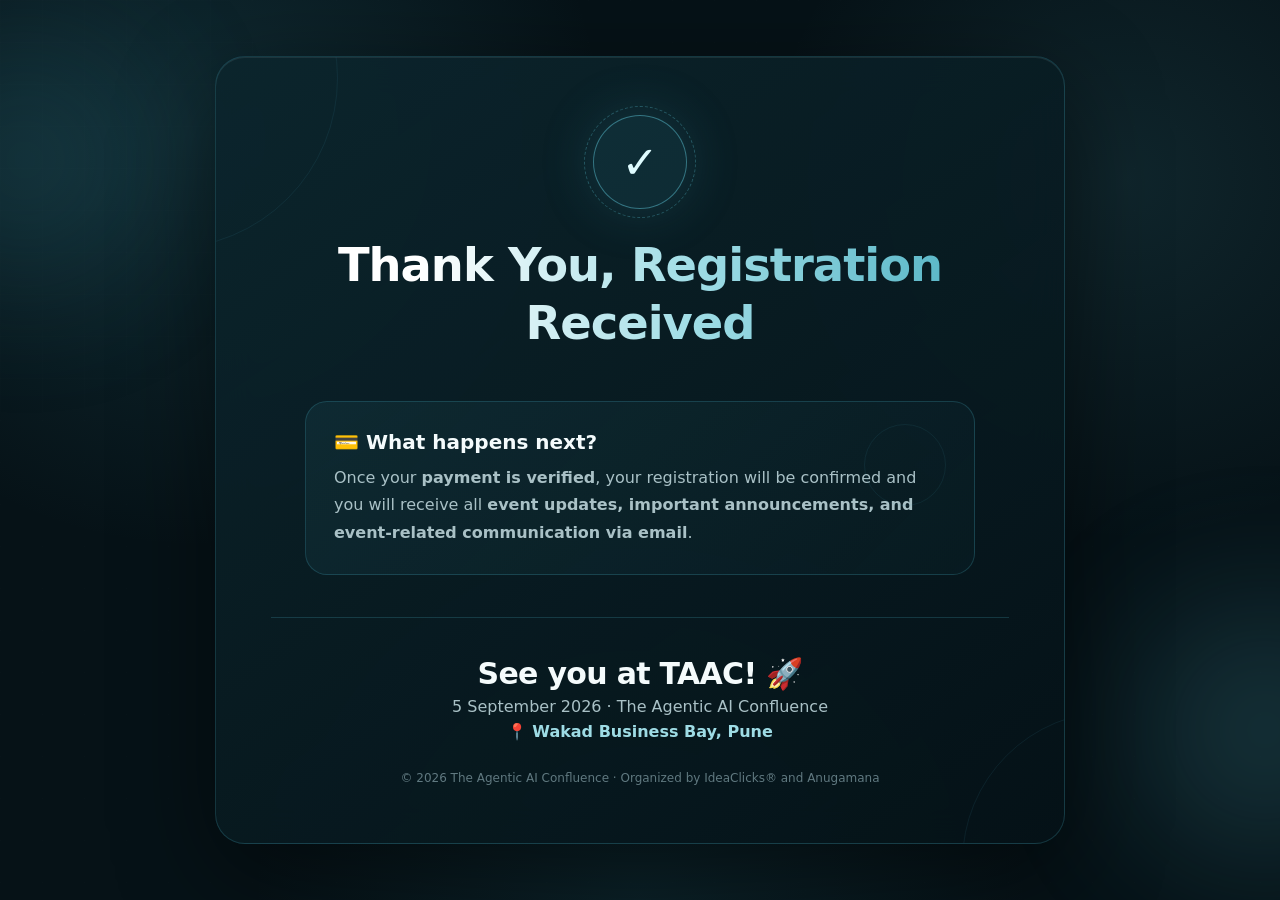
<file: TAAC/05sept2026/confirmation.html>
<!DOCTYPE html>
<html lang="en">
<head>
<meta charset="UTF-8">
<meta name="viewport" content="width=device-width, initial-scale=1.0">
<title>Thank You | TAAC 2026</title>
<meta name="description" content="Thank you for registering for The Agentic AI Confluence (TAAC).">
<style>
:root{
  --brand:#398fa1;
  --brand-light:#55b4c5;
  --brand-dark:#246a79;
  --bg:#061217;
  --bg2:#0a1d23;
  --card:rgba(10,31,38,.82);
  --line:rgba(57,143,161,.28);
  --text:#f4fbfc;
  --muted:#a9c1c6;
}
*{box-sizing:border-box;margin:0;padding:0}
body{
  min-height:100vh;
  font-family:Inter,system-ui,-apple-system,BlinkMacSystemFont,"Segoe UI",sans-serif;
  color:var(--text);
  background:
    radial-gradient(circle at 15% 15%,rgba(57,143,161,.20),transparent 31%),
    radial-gradient(circle at 88% 20%,rgba(85,180,197,.12),transparent 27%),
    radial-gradient(circle at 50% 100%,rgba(36,106,121,.18),transparent 35%),
    var(--bg);
  overflow-x:hidden;
}
body:before{
  content:"";position:fixed;inset:0;pointer-events:none;opacity:.3;
  background-image:linear-gradient(rgba(255,255,255,.025) 1px,transparent 1px),
  linear-gradient(90deg,rgba(255,255,255,.025) 1px,transparent 1px);
  background-size:42px 42px;
}
.orb{position:fixed;border-radius:50%;filter:blur(80px);pointer-events:none;opacity:.22}
.orb.one{width:230px;height:230px;background:var(--brand);top:5%;left:-90px}
.orb.two{width:250px;height:250px;background:var(--brand-light);right:-110px;bottom:5%}
.page{
  width:min(1080px,92%);min-height:100vh;margin:auto;
  display:flex;align-items:center;justify-content:center;
  padding:50px 0;position:relative;z-index:1;
}
.confirmation{
  width:100%;max-width:850px;text-align:center;padding:58px 55px;
  border:1px solid var(--line);border-radius:30px;
  background:linear-gradient(145deg,rgba(12,37,45,.94),rgba(5,18,23,.9));
  box-shadow:0 30px 100px rgba(0,0,0,.48),inset 0 1px rgba(255,255,255,.08);
  backdrop-filter:blur(18px);animation:rise .8s ease both;
}
.brand{
  display:inline-flex;align-items:center;gap:10px;margin-bottom:34px;
  font-size:13px;font-weight:800;letter-spacing:2px;text-transform:uppercase;color:#dceff2;
}
.brand-mark{
  width:35px;height:35px;border-radius:10px;display:grid;place-items:center;
  background:linear-gradient(135deg,var(--brand),var(--brand-dark));
  box-shadow:0 8px 30px rgba(57,143,161,.35);
}
.check{
  width:94px;height:94px;margin:0 auto 27px;border-radius:50%;
  display:grid;place-items:center;font-size:45px;font-weight:700;
  color:#dffcff;background:rgba(57,143,161,.13);
  border:1px solid rgba(85,180,197,.55);
  box-shadow:0 0 55px rgba(57,143,161,.24);
  animation:pop .7s .15s ease both;
}
.eyebrow{
  color:#66c1cf;font-size:13px;font-weight:800;letter-spacing:2.5px;
  text-transform:uppercase;margin-bottom:13px;
}
h1{
  font-size:clamp(1.6rem,4.2vw,2.9rem);
  white-space:normal;
  line-height:1.25;
  letter-spacing:-1px;
  margin:0 0 28px;
  padding-bottom:.15em;
  overflow-wrap:break-word;
  word-break:normal;
  text-align:center;
  background:linear-gradient(90deg,#fff 20%,#9edce5 58%,#55b4c5 95%);
  -webkit-background-clip:text;
  background-clip:text;
  color:transparent;
}
.lead{max-width:700px;margin:auto;color:var(--muted);font-size:18px;line-height:1.75}
.lead strong{color:#e3f7fa}
.event{margin:37px auto 0;display:flex;justify-content:center;gap:12px;flex-wrap:wrap}
.pill{
  padding:12px 18px;border:1px solid var(--line);border-radius:999px;
  background:rgba(57,143,161,.07);color:#e5f5f7;font-size:14px;font-weight:700;
}
.next{
  margin:42px auto 0;max-width:670px;padding:28px;text-align:left;
  border:1px solid rgba(57,143,161,.30);border-radius:22px;
  background:linear-gradient(135deg,rgba(57,143,161,.10),rgba(57,143,161,.035));
}
.next h2{font-size:20px;margin-bottom:10px}
.next p{color:var(--muted);line-height:1.7}
.steps{display:grid;grid-template-columns:repeat(3,1fr);gap:12px;margin-top:18px}
.step{
  padding:18px 14px;border:1px solid rgba(57,143,161,.20);border-radius:16px;
  background:rgba(0,0,0,.13)
}
.step span{display:block;font-size:23px;margin-bottom:8px}
.step strong{font-size:13px}
.step small{display:block;color:#819aa0;margin-top:5px;line-height:1.45}
.date{margin-top:42px;padding-top:30px;border-top:1px solid var(--line)}
.date-label{color:#78949b;font-size:12px;text-transform:uppercase;letter-spacing:2px;font-weight:800}
.date h3{margin-top:8px;font-size:30px;letter-spacing:-.7px}
.date p{color:#a9c1c6;margin-top:6px}
.map-inline{
  color:#9edce5;font-weight:700;text-decoration:none;
  transition:.2s ease;
}
.map-inline:hover{color:#dffcff}
.footer{margin-top:30px;color:#607980;font-size:12px}
@keyframes rise{from{opacity:0;transform:translateY(22px)}to{opacity:1;transform:translateY(0)}}
@keyframes pop{from{opacity:0;transform:scale(.65)}to{opacity:1;transform:scale(1)}}
@media (max-width:1200px){.confirmation{max-width:92%;}}
@media (max-width:992px){
.page{padding:40px 20px}
.confirmation{padding:42px 32px}
.steps{grid-template-columns:repeat(2,1fr)}
}
@media (max-width:768px){
.page{padding:20px 15px}
.confirmation{max-width:100%;padding:30px 20px;border-radius:22px}
h1{font-size:clamp(1.4rem,6vw,2.1rem)}
.event{flex-direction:column;align-items:stretch}
.pill{width:100%;max-width:none}
.steps{grid-template-columns:1fr}
.next{max-width:100%;padding:20px}
.brand{justify-content:center;flex-wrap:wrap;text-align:center}
}
@media (max-width:480px){
.confirmation{padding:24px 16px}
h1{font-size:1.35rem;line-height:1.3}
.lead{font-size:15px}
.check{width:72px;height:72px;font-size:34px}
}
</style>

<style>
  .confirmation{position:relative;overflow:hidden}
  .confirmation:before,.confirmation:after{
    content:"";position:absolute;border:1px solid rgba(57,143,161,.12);
    border-radius:50%;pointer-events:none
  }
  .confirmation:before{width:340px;height:340px;left:-220px;top:-150px}
  .confirmation:after{width:300px;height:300px;right:-200px;bottom:-170px}
  .brand-mark{position:relative}
  .brand-mark:after{
    content:"";position:absolute;inset:-5px;border-radius:14px;
    border:1px solid rgba(85,180,197,.18)
  }
  .check{position:relative}
  .check:after{
    content:"";position:absolute;inset:-10px;border-radius:50%;
    border:1px dashed rgba(85,180,197,.35);animation:spin 18s linear infinite
  }
  .next{position:relative}
  .next:after{
    content:"";position:absolute;width:80px;height:80px;right:28px;top:22px;
    border:1px solid rgba(57,143,161,.12);border-radius:50%;pointer-events:none
  }
  @keyframes spin{to{transform:rotate(360deg)}}
</style>
</head>
<body>
<div class="orb one"></div><div class="orb two"></div>
<main class="page">
<section class="confirmation">
  <!-- <div class="brand"><div class="brand-mark">✦</div> TAAC · The Agentic AI Confluence</div> -->
  <div class="check">✓</div>
  <h1>Thank You, Registration Received</h1>
  <!-- <p class="lead">
    Your registration for <strong>The Agentic AI Confluence (TAAC)</strong>
    has been successfully received. We're excited to have you join us.
  </p> -->
  <!-- <div class="event">
    <div class="pill">📅 5 September 2026</div>
    <div class="pill">📍 Wakad, Pune</div>
    <div class="pill">🤖 Agentic AI</div>
  </div> -->
  <div class="next">
    <h2>💳 What happens next?</h2>
    <p>
Once your <strong>payment is verified</strong>, 
      your registration will be confirmed and you will receive all <strong>
        event updates, important announcements, and event-related communication via email</strong>.
    </p>
    <!-- <div class="steps">
      <div class="step"><span>📝</span><strong>Registration Received</strong><small>Your registration details are safely received.</small></div>
      <div class="step"><span>✓</span><strong>Payment Verification</strong><small>Your payment will be verified by the team.</small></div>
      <div class="step"><span>💬</span><strong>WhatsApp Group</strong><small>You'll receive the official group invite.</small></div>
    </div> -->
  </div>
  <div class="date">
    <!-- <div class="date-label">Save the date</div> -->
    <h3>See you at TAAC! 🚀</h3>
    <p>5 September 2026 · The Agentic AI Confluence</p>
    <p>📍 <a class="map-inline" href="https://maps.google.com/?q=Wakad+Business+Bay,+Pune" target="_blank" rel="noopener">Wakad Business Bay, Pune</a></p>
  </div>
  <div class="footer">© 2026 The Agentic AI Confluence · Organized by IdeaClicks® and Anugamana</div>
</section>
</main>
</body>
</html>
</file>
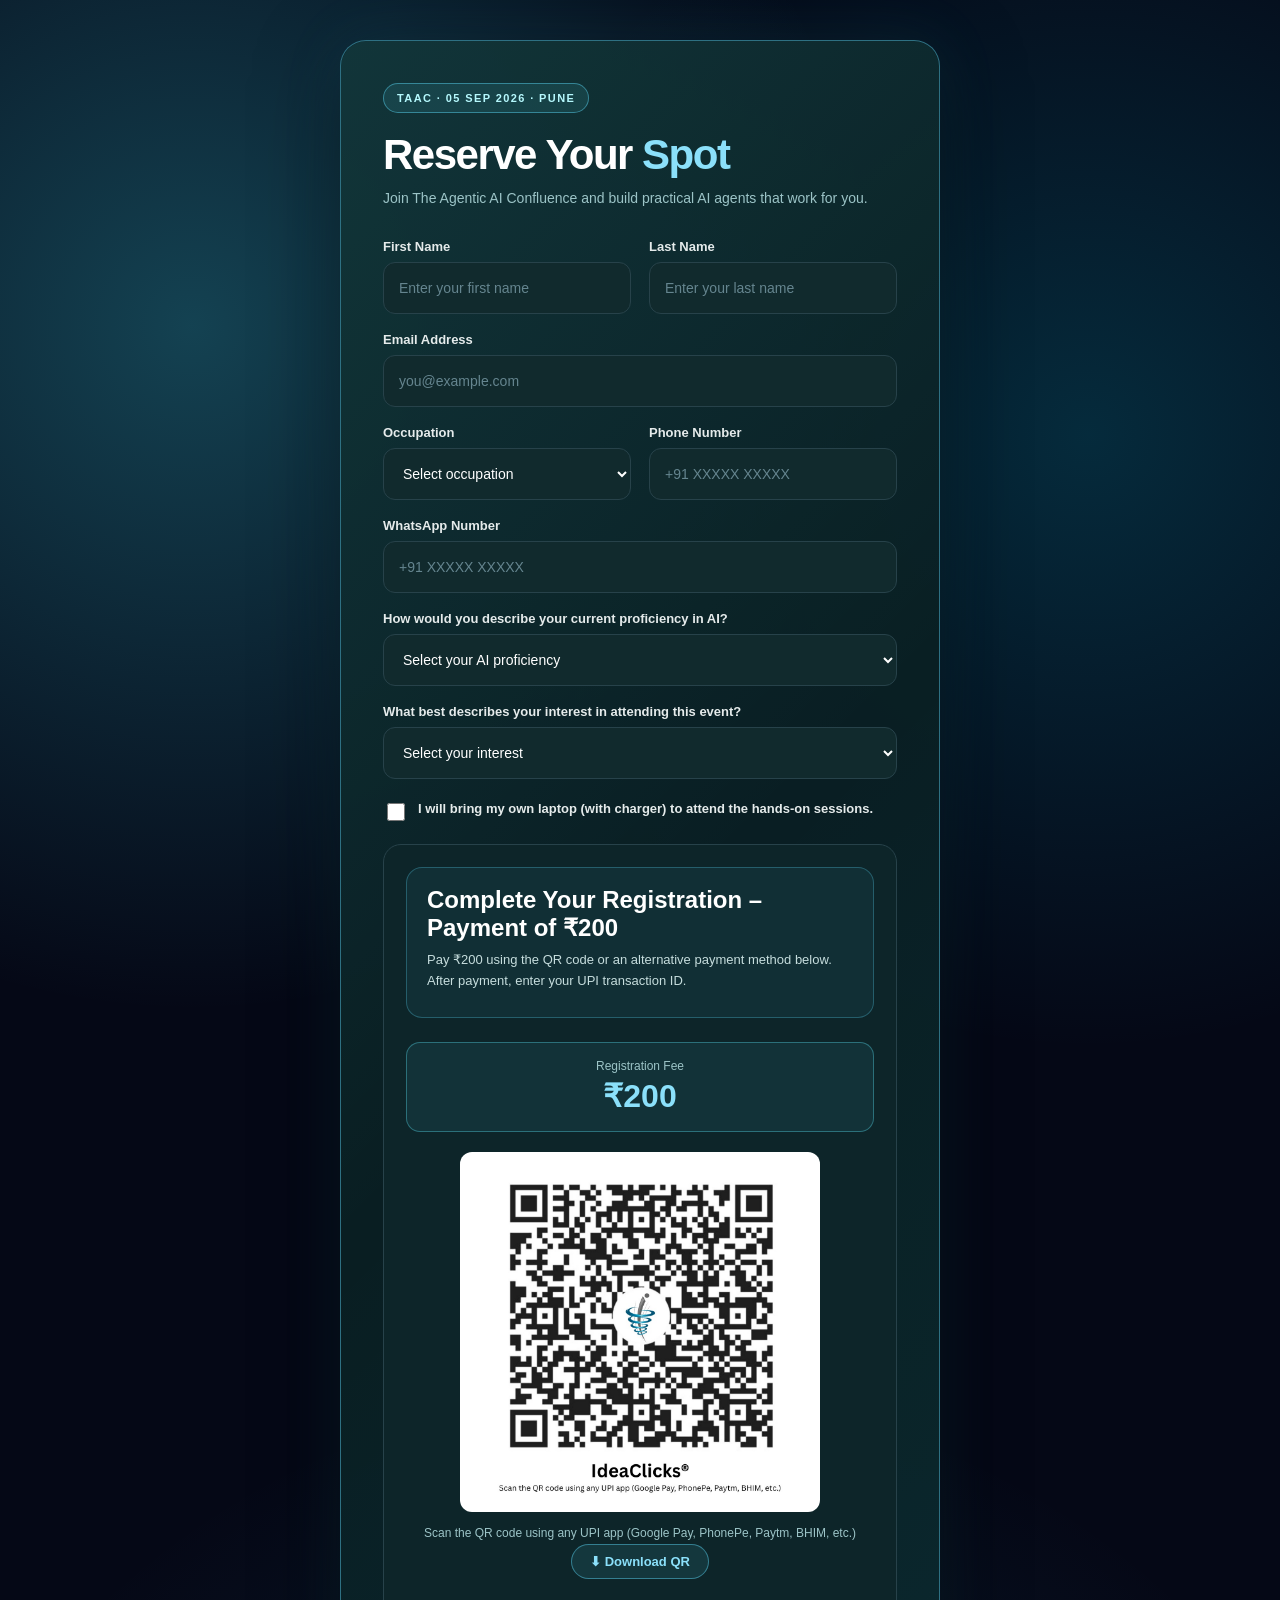
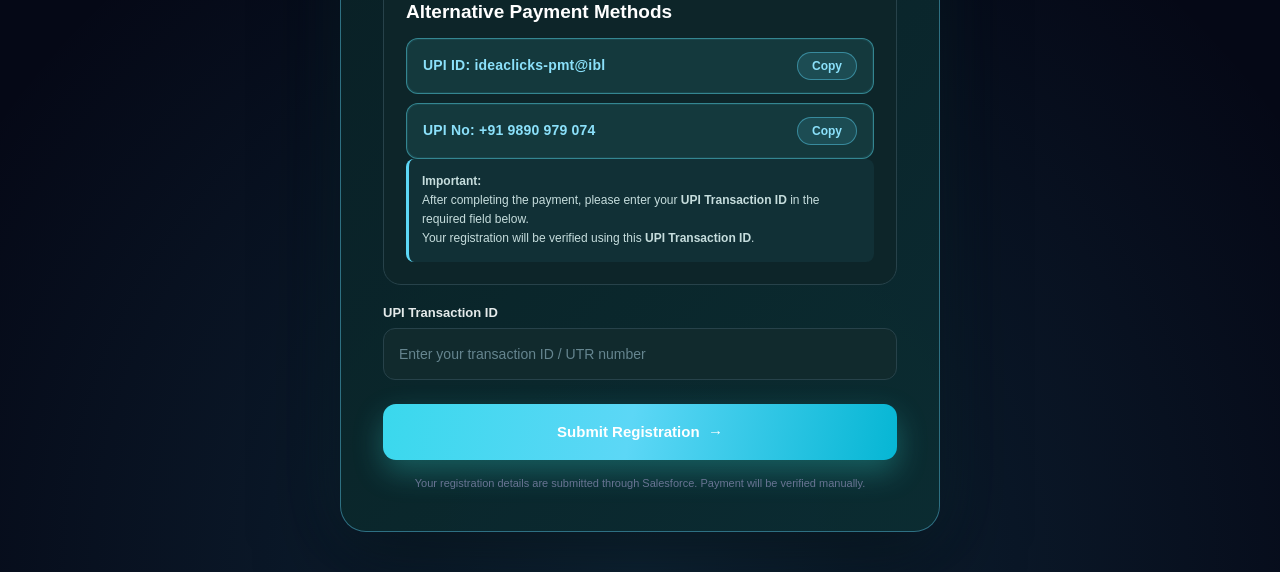
<file: TAAC/05sept2026/registration.html>
<!doctype html>
<html lang="en">
<head>
<meta charset="UTF-8">
<meta name="viewport" content="width=device-width, initial-scale=1.0">
<title>TAAC Registration</title>

<style>
*{box-sizing:border-box}

html,body{
  margin:0;
  padding:0;
  min-height:100%;
  font-family:Arial,Helvetica,sans-serif
}

body{
  min-height:100vh;
  display:flex;
  align-items:center;
  justify-content:center;
  padding:40px 20px;
  color:#fff;
  background:#050816;
  background-image:
    radial-gradient(circle at 15% 15%,rgba(58,216,237,0.28),transparent 32%),
    radial-gradient(circle at 85% 20%,rgba(6,182,212,.20),transparent 30%),
    radial-gradient(circle at 50% 100%,rgba(70,200,239,0.15),transparent 35%);
}

.taac-form{
  width:100%;
  max-width:600px;
  padding:42px;
  position:relative;
  border:1px solid rgba(92,210,246,0.45);
  border-radius:26px;
  background:rgba(10,32,36,0.96);
  box-shadow:
    0 25px 80px rgba(0,0,0,.55),
    0 0 60px rgba(58,201,237,0.12);
}

.taac-form:before{
  content:"";
  position:absolute;
  inset:0;
  border-radius:26px;
  pointer-events:none;
  background:
    linear-gradient(
      135deg,
      rgba(92,246,246,0.1),
      transparent 45%,
      rgba(34,211,238,.07)
    );
}

.taac-form>*{
  position:relative
}

.taac-kicker{
  display:inline-block;
  padding:8px 13px;
  border:1px solid rgba(92,215,246,0.45);
  border-radius:999px;
  color:#b5f8fd;
  background:rgba(92,223,246,0.1);
  font-size:11px;
  font-weight:700;
  letter-spacing:1.4px;
}

.taac-title{
  margin:20px 0 10px;
  font-size:42px;
  line-height:1.05;
  letter-spacing:-1.5px;
}

.taac-title span{
  color:#8be0fa;
}

.taac-subtitle{
  margin:0 0 28px;
  color:#9cc4c7;
  font-size:14px;
  line-height:1.7;
}

.taac-grid{
  display:grid;
  grid-template-columns:1fr 1fr;
  gap:18px;
}

.taac-field{
  display:flex;
  flex-direction:column;
  gap:8px;
}

.taac-field.full{
  grid-column:1/-1;
}

.taac-field label{
  font-size:13px;
  font-weight:600;
  color:#e5ebeb;
}

.taac-field input,
.taac-field select{
  width:100%;
  height:52px;
  padding:0 15px;
  border:1px solid #27424a;
  border-radius:12px;
  outline:0;
  background:#112a2d;
  color:#fff;
  font-size:14px;
}

.taac-field input::placeholder{
  color:#65858f;
}

.taac-field input:focus,
.taac-field select:focus{
  border-color:#5ce4f6;
  box-shadow:0 0 0 3px rgba(92,246,246,0.16);
}

.taac-field select option{
  background:#112a2d;
  color:#fff;
}

/* Conditional fields */
.conditional-field{
  display:none;
  grid-column:1/-1;
}

.taac-submit{
  width:100%;
  height:56px;
  margin-top:24px;
  border:0;
  border-radius:13px;
  color:#fff;
  background:
    linear-gradient(
      100deg,
      #3ad8ed,
      #5cd7f6 48%,
      #06b6d4
    );
  font-size:15px;
  font-weight:700;
  cursor:pointer;
  box-shadow:0 12px 30px rgba(58,237,228,0.28);
  transition:.2s ease;
}

.taac-submit:hover{
  filter:brightness(1.1);
  transform:translateY(-1px);
}

.taac-note{
  margin:17px 0 0;
  text-align:center;
  color:#687493;
  font-size:11px;
}

@media(max-width:600px){

  body{
    padding:20px 12px;
  }

  .taac-form{
    padding:28px 20px;
  }

  .taac-grid{
    grid-template-columns:1fr;
  }

  .taac-field.full,
  .conditional-field{
    grid-column:auto;
  }

  .taac-title{
    font-size:32px;
  }
}

/* =========================================
   TWO-STEP REGISTRATION + PAYMENT
   ========================================= */
.form-step{display:block}
.form-step.hidden{display:none}

.taac-step-header{
  margin:0 0 24px;
  padding:18px 20px;
  border:1px solid rgba(92,215,246,.28);
  border-radius:16px;
  background:rgba(92,223,246,.06);
}

.taac-step-header h2{
  margin:0 0 7px;
  font-size:24px;
  color:#fff;
}

.taac-step-header p{
  margin:0;
  color:#9cc4c7;
  font-size:13px;
  line-height:1.6;
}

.taac-payment-card{
  padding:22px;
  border:1px solid #27424a;
  border-radius:18px;
  background:#0d2529;
  margin-bottom:20px;
}

.taac-payment-card h3{
  margin:0 0 12px;
  font-size:19px;
  color:#fff;
}

.taac-payment-card p{
  margin:7px 0;
  color:#c6dddd;
  font-size:13px;
  line-height:1.65;
}

.taac-amount{
  margin:16px 0 20px;
  padding:16px;
  text-align:center;
  border:1px solid rgba(92,228,246,.35);
  border-radius:14px;
  background:rgba(92,228,246,.07);
}

.taac-amount span{
  display:block;
  color:#9cc4c7;
  font-size:12px;
  margin-bottom:4px;
}

.taac-amount strong{
  font-size:32px;
  color:#8be0fa;
}

.taac-qr-wrap{
  text-align:center;
  margin:18px 0 22px;
}

.taac-qr{
  width:min(100%,360px);
  max-height:420px;
  object-fit:contain;
  border-radius:12px;
  background:#fff;
  padding:10px;
  display:block;
  margin:0 auto 12px;
}

.taac-qr-caption{
  color:#9cc4c7;
  font-size:12px;
  line-height:1.5;
}

.taac-payment-details{
  display:grid;
  gap:9px;
  margin-top:15px;
}

.taac-detail{
  padding:11px 13px;
  border-radius:10px;
  background:#112a2d;
  color:#dce9e9;
  font-size:13px;
  line-height:1.5;
}

.taac-detail strong{
  color:#fff;
}

.taac-detail.upi-highlight{
  display:flex;
  align-items:center;
  justify-content:space-between;
  gap:10px;
  padding:13px 16px;
  border:1px solid rgba(92,228,246,.45);
  border-radius:12px;
  background:rgba(92,228,246,.1);
  box-shadow:0 0 0 1px rgba(92,228,246,.08) inset;
}

.taac-detail.upi-highlight strong{
  color:#8be0fa;
  font-size:14px;
  letter-spacing:.2px;
}

.taac-download-btn{
  display:inline-flex;
  align-items:center;
  gap:6px;
  margin:2px auto 0;
  padding:9px 18px;
  border-radius:999px;
  border:1px solid rgba(92,215,246,.45);
  background:rgba(92,215,246,.1);
  color:#8be0fa;
  font-size:13px;
  font-weight:600;
  cursor:pointer;
  transition:background .15s ease,color .15s ease;
}

.taac-download-btn:hover{
  background:#5cd7f6;
  color:#06282b;
}

.taac-copy-btn{
  flex-shrink:0;
  padding:6px 14px;
  border-radius:999px;
  border:1px solid rgba(92,215,246,.45);
  background:rgba(92,215,246,.12);
  color:#8be0fa;
  font-size:12px;
  font-weight:700;
  cursor:pointer;
  transition:background .15s ease,color .15s ease;
}

.taac-copy-btn:hover{
  background:#5cd7f6;
  color:#06282b;
}

.taac-copy-btn.copied{
  background:#2FAE6B;
  border-color:#2FAE6B;
  color:#fff;
}

.taac-payment-note{
  padding:13px;
  border-left:3px solid #5cd7f6;
  background:rgba(92,215,246,.06);
  border-radius:8px;
  color:#c6dddd;
  font-size:12px;
  line-height:1.6;
}

.taac-file{
  height:auto !important;
  padding:13px !important;
  cursor:pointer;
}

.taac-file::file-selector-button{
  margin-right:12px;
  padding:9px 12px;
  border:0;
  border-radius:8px;
  cursor:pointer;
  background:#5cd7f6;
  color:#062126;
  font-weight:700;
}

.taac-button-row{
  display:grid;
  grid-template-columns:1fr 1fr;
  gap:12px;
  margin-top:24px;
}

.taac-secondary{
  width:100%;
  height:56px;
  border:1px solid #31545c;
  border-radius:13px;
  color:#dce9e9;
  background:#112a2d;
  font-size:15px;
  font-weight:700;
  cursor:pointer;
}

.taac-secondary:hover{
  border-color:#5cd7f6;
}

.taac-submit:disabled,
.taac-secondary:disabled{
  opacity:.55;
  cursor:not-allowed;
  transform:none;
}

.taac-success{
  display:none;
  text-align:center;
  padding:34px 15px 10px;
}

.taac-success.show{display:block}

.taac-success-icon{
  font-size:48px;
  margin-bottom:10px;
}

.taac-success h2{
  margin:0 0 10px;
  font-size:28px;
}

.taac-success p{
  color:#9cc4c7;
  font-size:14px;
  line-height:1.7;
  margin:0;
}

@media(max-width:600px){
  .taac-button-row{
    grid-template-columns:1fr;
  }

  .taac-payment-card{
    padding:17px;
  }

  .taac-qr{
    max-width:100%;
  }
}

</style>
</head>

<body>

<form
  class="taac-form"
  action="https://webto.salesforce.com/servlet/servlet.WebToLead?encoding=UTF-8&orgId=00DdN00000rM2SB"
  method="POST"
>
<input type="hidden" name="oid" value="00DdN00000rM2SB">
<input type="hidden" name="retURL" value="https://ideaclicks.ai/TAAC/05sept2026/confirmation.html">
<input type="hidden" name="lead_source" value="Web">
<input type="hidden" name="title" value="TAAC Event Antendee">

<input type="hidden" name="00NdN00000XNYVp" value="Unpaid">
<input type="hidden" name="00NdN00000XMS0H" value="">

<div class="taac-kicker">TAAC · 05 SEP 2026 · PUNE</div>
<h1 class="taac-title">Reserve Your <span>Spot</span></h1>
<p class="taac-subtitle">Join The Agentic AI Confluence and build practical AI agents that work for you.</p>

<div class="taac-grid">

<div class="taac-field">
<label for="first_name">First Name</label>
<input id="first_name" maxlength="40" name="first_name" type="text" placeholder="Enter your first name" required>
</div>

<div class="taac-field">
<label for="last_name">Last Name</label>
<input id="last_name" maxlength="80" name="last_name" type="text" placeholder="Enter your last name" required>
</div>

<div class="taac-field full">
<label for="email">Email Address</label>
<input id="email" maxlength="80" name="email" type="email" placeholder="you@example.com" required>
</div>

<div class="taac-field">
<label for="occupation">Occupation</label>
<select id="occupation" name="00NdN00000XHdmj" title="Occupation" onchange="handleOccupationChange()" required>
<option value="">Select occupation</option>
<option value="Student">Student</option>
<option value="Employee">Employee</option>
<option value="Bussiness owner">Bussiness owner</option>
</select>
</div>

<div class="taac-field">
<label for="phone">Phone Number</label>
<input id="phone" maxlength="40" name="phone" type="tel" placeholder="+91 XXXXX XXXXX" required>
</div>

<div class="taac-field full">
<label for="mobile">WhatsApp Number</label>
<input id="mobile" maxlength="40" name="mobile" type="tel" placeholder="+91 XXXXX XXXXX" required>
</div>

<div class="taac-field conditional-field" id="companyGroup">
<label for="company">Company</label>
<input id="company" maxlength="40" name="company" type="text" placeholder="Enter your company name">
</div>

<div class="taac-field conditional-field" id="designationGroup">
<label for="designation">Designation</label>
<input id="designation" maxlength="100" name="00NdN00000ZPhaH" type="text" placeholder="e.g. Manager, Developer, CEO">
</div>

<div class="taac-field full">
<label for="aiProficiency">How would you describe your current proficiency in AI?</label>
<select id="aiProficiency" name="00NdN00000ZPjIj" title="Proficiency in AI" onchange="handleAIProficiencyChange()" required>
<option value="">Select your AI proficiency</option>
<option value="Beginner">Beginner – little to no hands-on experience with AI tools</option>
<option value="Intermediate">Intermediate – use AI tools regularly (e.g., ChatGPT, Copilot) in daily work</option>
<option value="Advanced">Advanced – build or fine-tune AI models/solutions</option>
<option value="Expert">Expert – deep technical expertise (research, ML engineering, etc.)</option>
<option value="Other">Other (please specify)</option>
</select>
</div>

<div class="taac-field conditional-field" id="aiOtherGroup">
<label for="aiOther">Please specify your AI proficiency</label>
<input id="aiOther" maxlength="100" name="00NdN00000ZPjLx" type="text" placeholder="Please specify">
</div>

<div class="taac-field full">
<label for="eventInterest">What best describes your interest in attending this event?</label>
<select id="eventInterest" name="00NdN00000ZPiks" title="Event Interest" onchange="handleEventInterestChange()" required>
<option value="">Select your interest</option>
<option value="Just curious">Just curious – exploring what AI is about</option>
<option value="Networking">Networking – want to connect with AI professionals/community</option>
<option value="Learning">Learning – want to gain specific skills or knowledge</option>
<option value="Business opportunity">Business opportunity – exploring AI for my company/use case</option>
<option value="Speaker/Contributor interest">Speaker/Contributor interest – want to present or contribute</option>
<option value="Other">Other (please specify)</option>
</select>
</div>

<div class="taac-field conditional-field" id="eventOtherGroup">
<label for="eventOther">Please specify your interest</label>
<input id="eventOther" maxlength="255" name="00NdN00000ZPjiX" type="text" placeholder="Please specify">
</div>

</div>

<div class="taac-field full" style="margin-top:20px;margin-bottom:20px;"><label style="display:flex;align-items:flex-start;gap:10px;cursor:pointer;line-height:1.6;"><input type="checkbox" required style="margin-top:4px;width:18px;height:18px;"><span>I will bring my own laptop (with charger) to attend the hands-on sessions.</span></label></div><div class="taac-payment-card">
<div class="taac-step-header">
<h2>Complete Your Registration – Payment of ₹200</h2>
<p>Pay ₹200 using the QR code or an alternative payment method below. After payment, enter your UPI transaction ID.</p>
</div>

<div class="taac-amount"><span>Registration Fee</span><strong>₹200</strong></div>

<div class="taac-qr-wrap">
<img class="taac-qr" src="img/QRimage.jpeg" alt="IdeaClicks UPI payment QR code" id="taacQrImage">
<div class="taac-qr-caption">Scan the QR code using any UPI app (Google Pay, PhonePe, Paytm, BHIM, etc.)</div>
<button type="button" class="taac-download-btn" id="taacDownloadQrBtn">⬇ Download QR</button>
</div>

<h3>Alternative Payment Methods</h3>
<div class="taac-payment-details">
<div class="taac-detail upi-highlight"><strong>UPI ID: <span class="taac-copy-value" id="taacUpiId">ideaclicks-pmt@ibl</span></strong><button type="button" class="taac-copy-btn" data-copy-target="taacUpiId" aria-label="Copy UPI ID">Copy</button></div>
<div class="taac-detail upi-highlight"><strong>UPI No: <span class="taac-copy-value" id="taacUpiNo">+91 9890 979 074</span></strong><button type="button" class="taac-copy-btn" data-copy-target="taacUpiNo" aria-label="Copy UPI number">Copy</button></div>
<!-- <div class="taac-detail"><strong>Account Name:</strong> IdeaClicks</div> -->
<!-- <div class="taac-detail"><strong>Bank Name:</strong> HDFC Bank</div> -->
<!-- <div class="taac-detail"><strong>Branch:</strong> Bhusari Colony, Paud Road</div> -->
<!-- <div class="taac-detail"><strong>Account Number:</strong> 50200073081640</div> -->
<!-- <div class="taac-detail"><strong>IFSC Code:</strong> HDFC0004774</div> -->
<!-- <div class="taac-detail"><strong>SWIFT Code:</strong> HDFCINBB</div> -->
</div>
<div class="taac-payment-note"><strong>Important:</strong><br>After completing the payment, please enter your <strong>UPI Transaction ID</strong> in the required field below.<br>Your registration will be verified using this <strong>UPI Transaction ID</strong>.</div>
</div>

<div class="taac-field full" style="margin-top:20px;">
<label for="transaction_id">UPI Transaction ID</label>
<!-- <input id="transaction_id" maxlength="100" type="text" placeholder="Enter your transaction ID / UTR number" required> -->
<input  id="00NdN00000ZSrNt" maxlength="255" name="00NdN00000ZSrNt" size="20" type="text" placeholder="Enter your transaction ID / UTR number" required/>
</div>

<!-- <div class="taac-field full" style="margin-top:18px;">
<label for="payment_screenshot">Upload Payment Screenshot *</label>
<textarea  id="00NdN00000ZTvl7UAD" name="00NdN00000ZTvl7UAD" rows="25" type="text" wrap="soft"></textarea>
<input id="00NdN00000ZTvl7UAD" class="taac-file" type="file" accept="image/png,image/jpeg,image/jpg,image/webp" required>
<small style="color:#78969d;line-height:1.5;">Upload a clear screenshot showing the successful ₹199 payment. Maximum 5 MB.</small>
</div> -->


<input type="hidden" id="description" name="description" value="">

<button class="taac-submit" type="submit" name="submit">Submit Registration&nbsp; →</button>
<p class="taac-note">Your registration details are submitted through Salesforce. Payment will be verified manually.</p>

</form>


<script>
function handleOccupationChange(){
  const v=document.getElementById("occupation").value;
  const cg=document.getElementById("companyGroup"), dg=document.getElementById("designationGroup");
  const c=document.getElementById("company"), d=document.getElementById("designation");
  cg.style.display="none"; dg.style.display="none"; c.required=false; d.required=false;
  if(v==="Employee"){cg.style.display="flex";dg.style.display="flex";c.required=true;d.required=true}
  else if(v==="Bussiness owner"){cg.style.display="flex";c.required=true}
}
function handleAIProficiencyChange(){
  const v=document.getElementById("aiProficiency").value, g=document.getElementById("aiOtherGroup"), i=document.getElementById("aiOther");
  if(v==="Other"){g.style.display="flex";i.required=true}else{g.style.display="none";i.required=false;i.value=""}
}
function handleEventInterestChange(){
  const v=document.getElementById("eventInterest").value, g=document.getElementById("eventOtherGroup"), i=document.getElementById("eventOther");
  if(v==="Other"){g.style.display="flex";i.required=true}else{g.style.display="none";i.required=false;i.value=""}
}

document.querySelectorAll(".taac-copy-btn").forEach(function(btn){
  btn.addEventListener("click", function(){
    const el = document.getElementById(btn.getAttribute("data-copy-target"));
    if(!el) return;
    const text = el.textContent.trim();
    function showCopied(){
      const original = btn.textContent;
      btn.textContent = "Copied!";
      btn.classList.add("copied");
      setTimeout(function(){ btn.textContent = original; btn.classList.remove("copied"); }, 1600);
    }
    if(navigator.clipboard && navigator.clipboard.writeText){
      navigator.clipboard.writeText(text).then(showCopied);
    } else {
      const temp = document.createElement("textarea");
      temp.value = text;
      temp.style.position = "fixed";
      temp.style.opacity = "0";
      document.body.appendChild(temp);
      temp.select();
      document.execCommand("copy");
      document.body.removeChild(temp);
      showCopied();
    }
  });
});

const taacDownloadQrBtn = document.getElementById("taacDownloadQrBtn");
if(taacDownloadQrBtn){
  taacDownloadQrBtn.addEventListener("click", function(){
    const img = document.getElementById("taacQrImage");
    fetch(img.src)
      .then(function(res){ return res.blob(); })
      .then(function(blob){
        const url = URL.createObjectURL(blob);
        const link = document.createElement("a");
        link.href = url;
        link.download = "TAAC-Payment-QR.jpeg";
        document.body.appendChild(link);
        link.click();
        document.body.removeChild(link);
        URL.revokeObjectURL(url);
      })
      .catch(function(){ window.open(img.src, "_blank"); });
  });
}

document.querySelector(".taac-form").addEventListener("submit",function(e){
  const t=document.getElementById("transaction_id").value.trim();
  const f=document.getElementById("payment_screenshot").files[0];

  if(!t){e.preventDefault();alert("Please enter your Transaction ID / UTR Number.");return}
  if(!f){e.preventDefault();alert("Please upload your payment screenshot.");return}
  if(!["image/png","image/jpeg","image/jpg","image/webp"].includes(f.type)){e.preventDefault();alert("Please upload a PNG, JPG, JPEG, or WEBP screenshot.");return}
  if(f.size>5*1024*1024){e.preventDefault();alert("Please upload a screenshot smaller than 5 MB.");return}

  document.getElementById("description").value =
    "TAAC Registration Payment | Amount: ₹199 | Transaction ID / UTR: " +
    t + " | Payment Status: Unpaid - Pending Manual Verification";
});


document.querySelector(".taac-form").addEventListener("submit", function(e) {

    const txn = document.getElementById("00NdN00000ZSrNt").value.trim();

    if (txn === "") {
        e.preventDefault();
        alert("❌ Please enter your UPI Transaction ID.");
        return;
    }

    if (txn.length < 12 || txn.length > 35) {
        e.preventDefault();
        alert("❌ Invalid Transaction ID.\nPlease check your payment app and enter the correct UPI Transaction ID.");
        return;
    }

    if (!/^[A-Za-z0-9]+$/.test(txn)) {
        e.preventDefault();
        alert("❌ Transaction ID should contain only letters and numbers.");
        return;
    }
});

</script>



</body>
</html>
</file>
